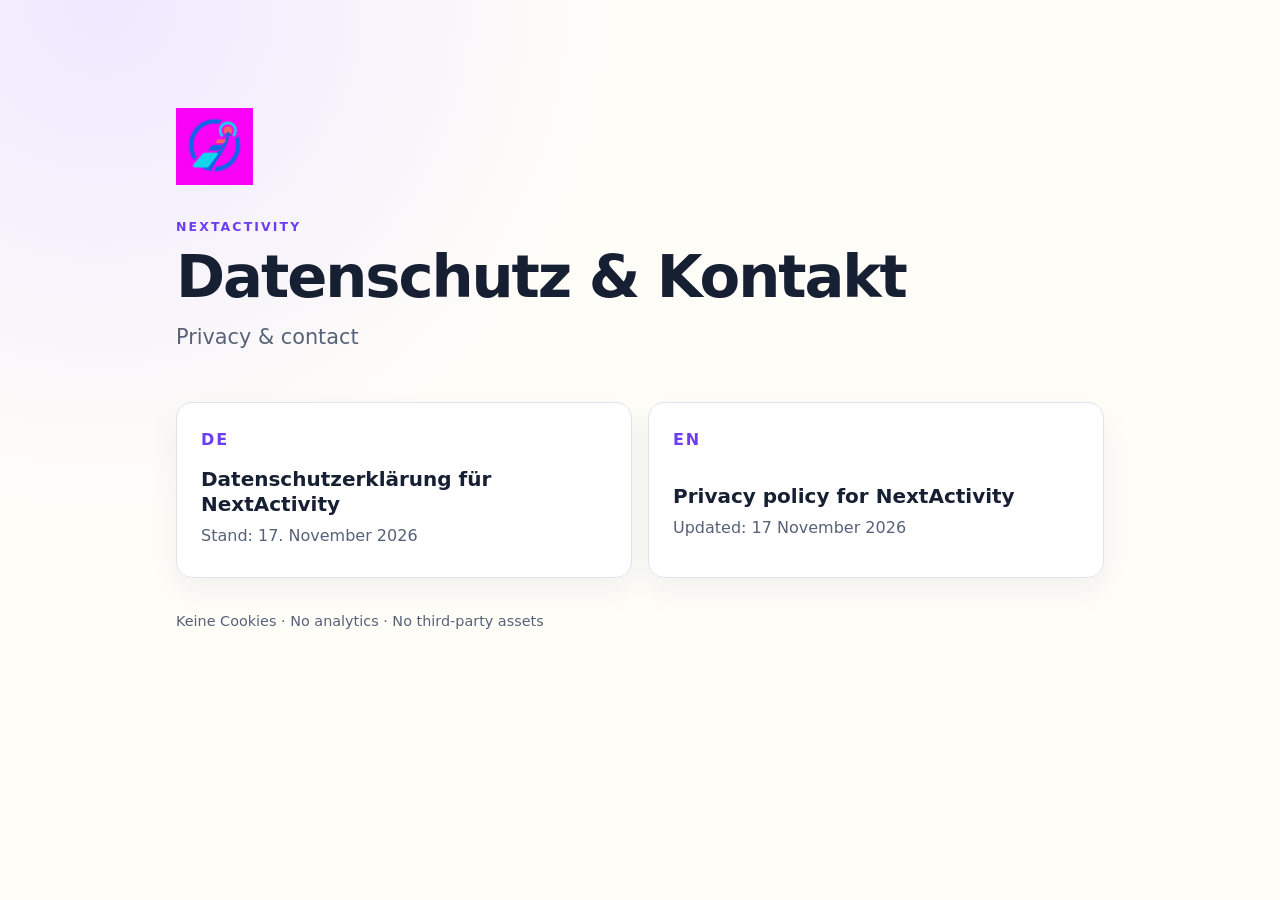
<file: index.html>
<!doctype html>
<html lang="de">
<head>
  <meta charset="utf-8">
  <meta name="viewport" content="width=device-width, initial-scale=1">
  <meta name="description" content="Datenschutz und Kontakt für NextActivity / Privacy and contact for NextActivity">
  <title>NextActivity · Datenschutz & Kontakt</title>
  <link rel="stylesheet" href="styles.css">
  <link rel="icon" href="assets/nextactivity-mark.png">
</head>
<body>
  <!-- Generated from nextactivity/legal/privacy_policy.json. Do not edit by hand. -->
  <main class="landing">
    <img class="brand-mark" src="assets/nextactivity-mark.png" alt="">
    <p class="eyebrow">NEXTACTIVITY</p>
    <h1>Datenschutz & Kontakt</h1>
    <p class="lead">Privacy & contact</p>
    <div class="language-grid" aria-label="Sprache wählen / Choose language">
      <a class="language-card" href="de/datenschutz/">
        <span class="language-code">DE</span>
        <strong>Datenschutzerklärung für NextActivity</strong>
        <span>Stand: 17. November 2026</span>
      </a>
      <a class="language-card" href="en/privacy/" lang="en">
        <span class="language-code">EN</span>
        <strong>Privacy policy for NextActivity</strong>
        <span>Updated: 17 November 2026</span>
      </a>
    </div>
    <p class="quiet">Keine Cookies · No analytics · No third-party assets</p>
  </main>
</body>
</html>
</file>
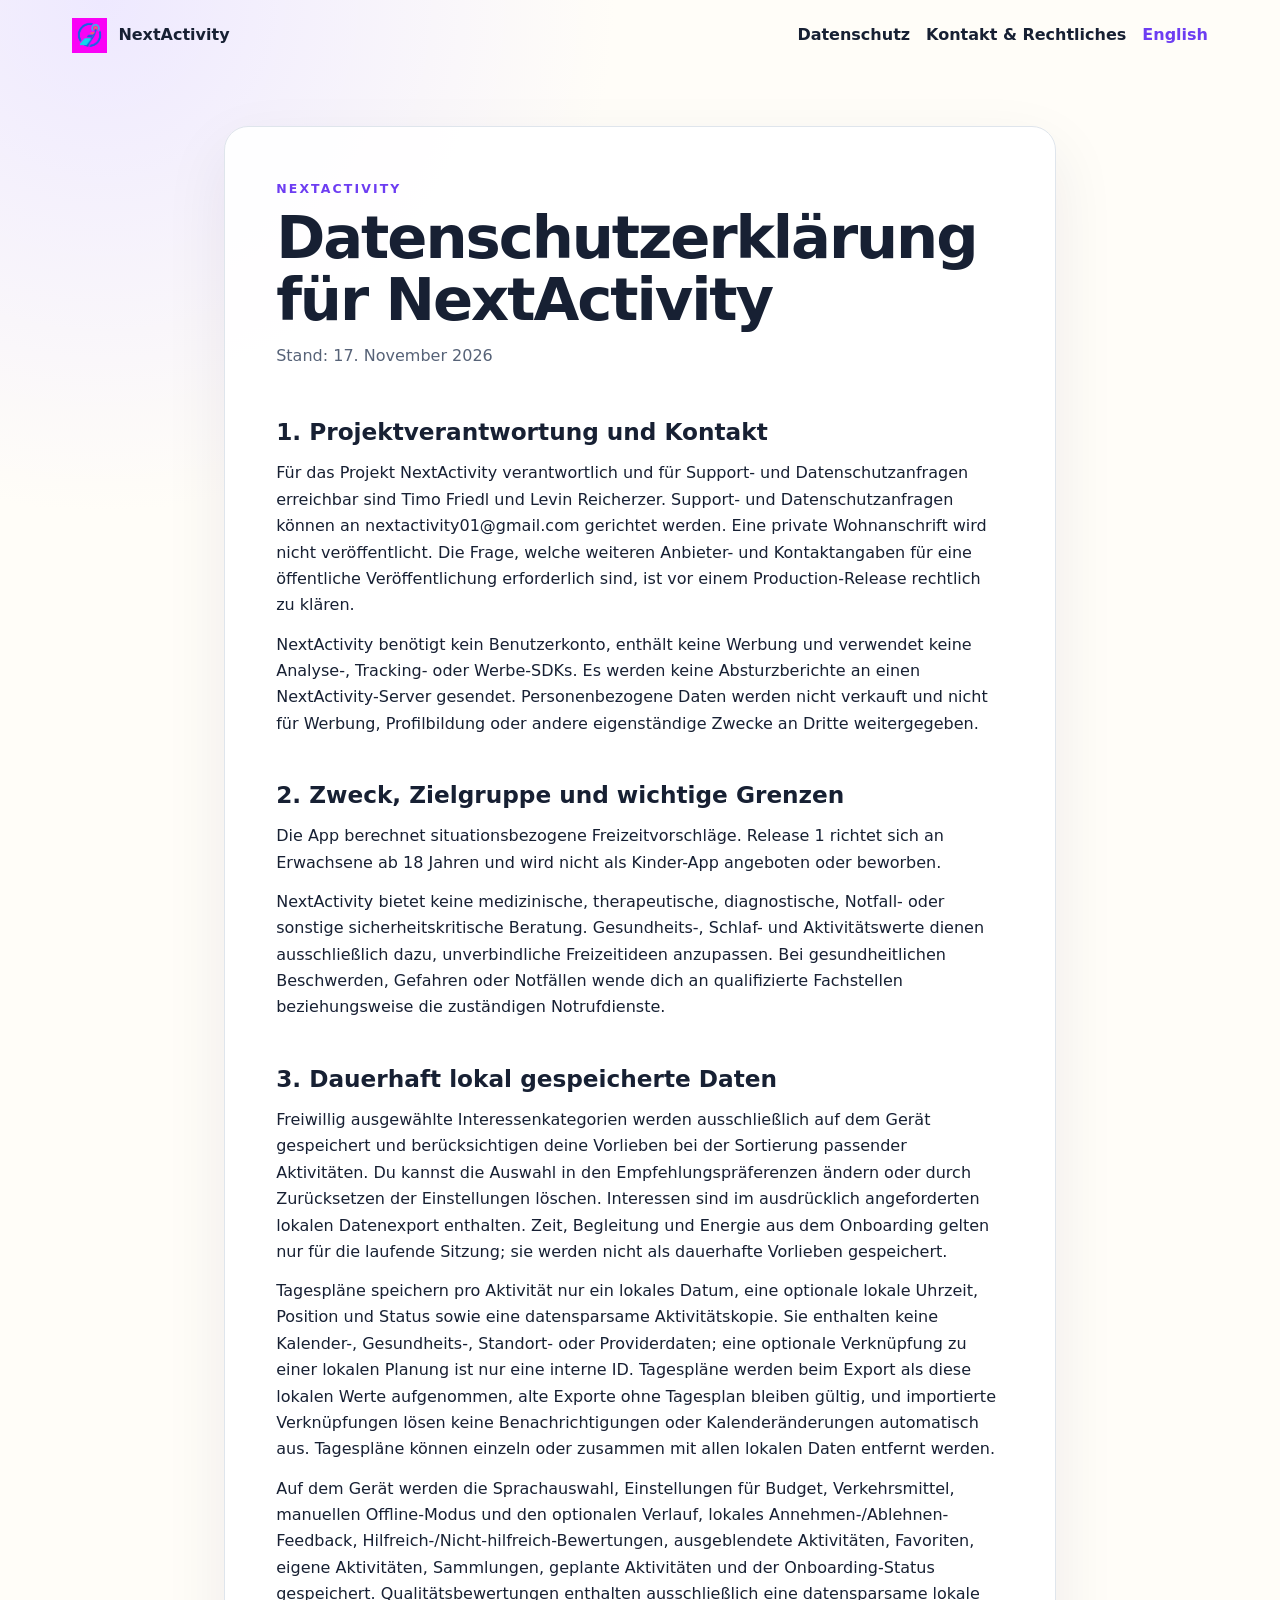
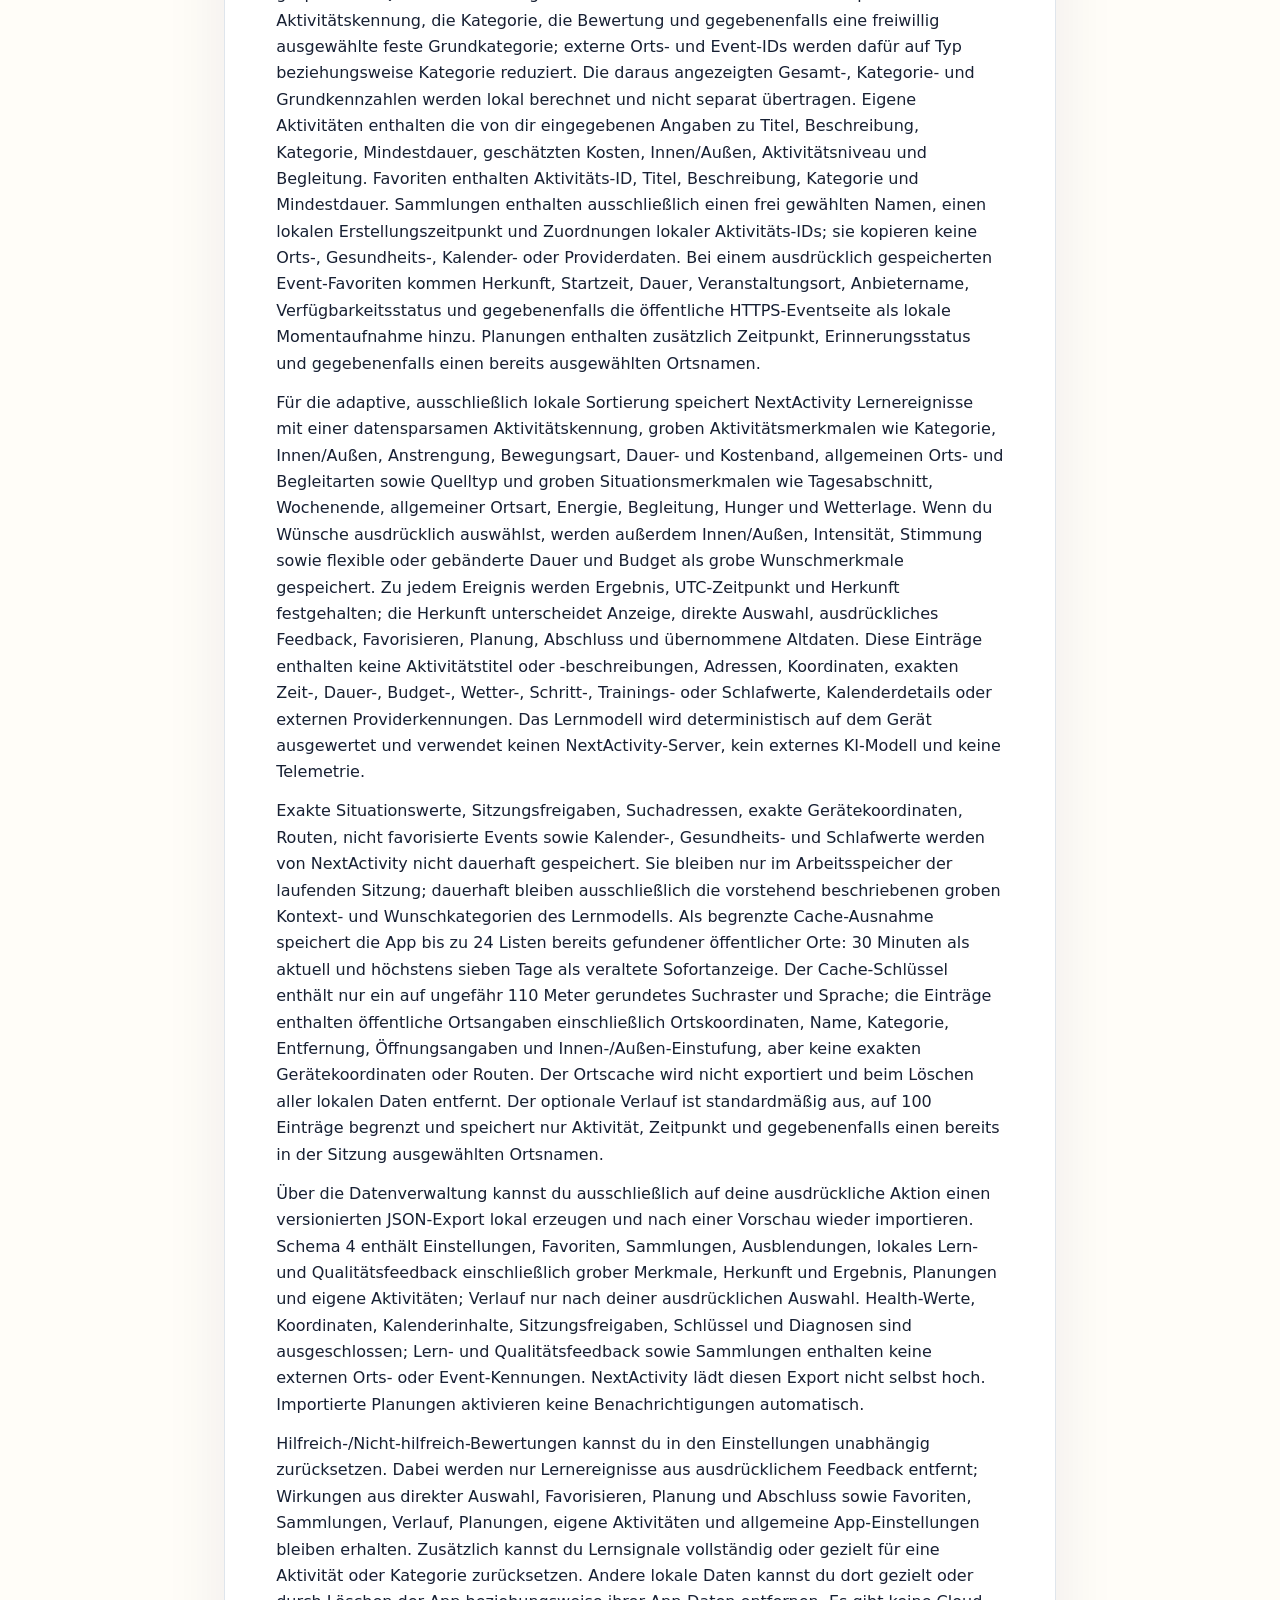
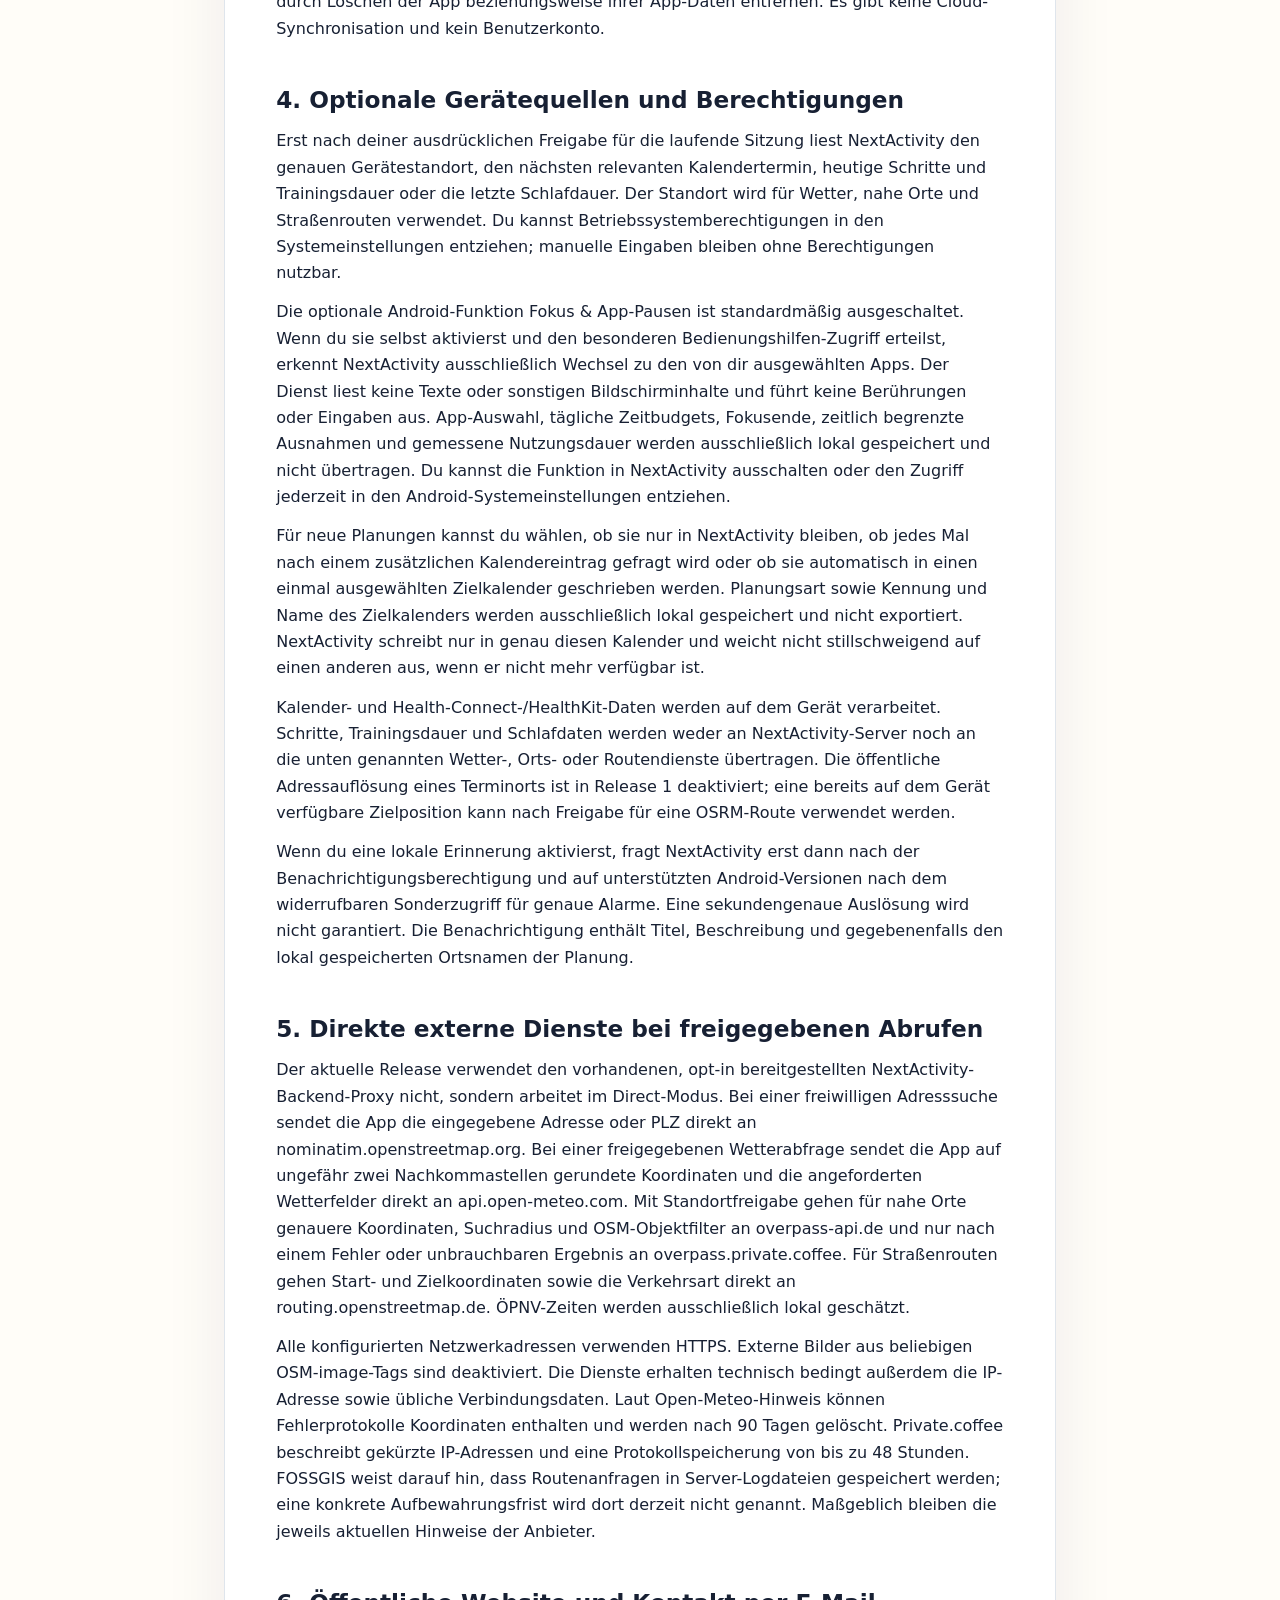
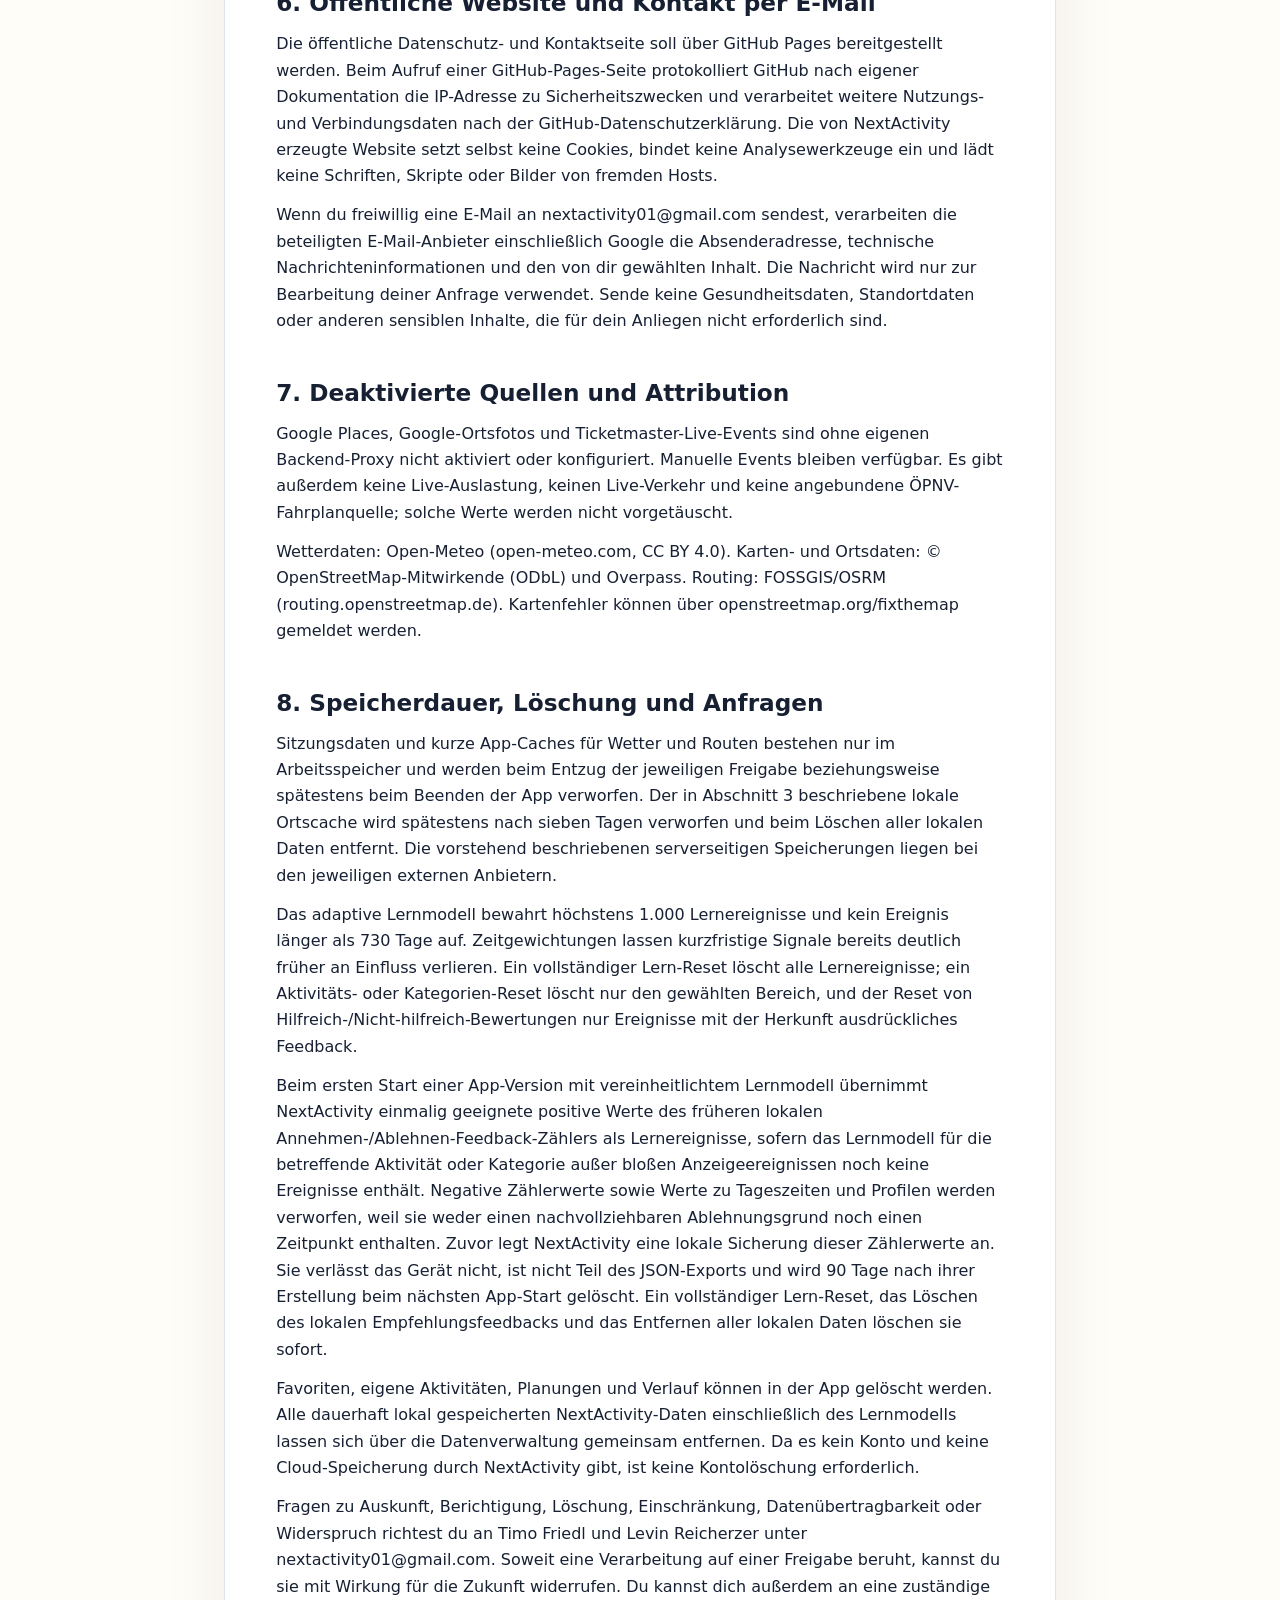
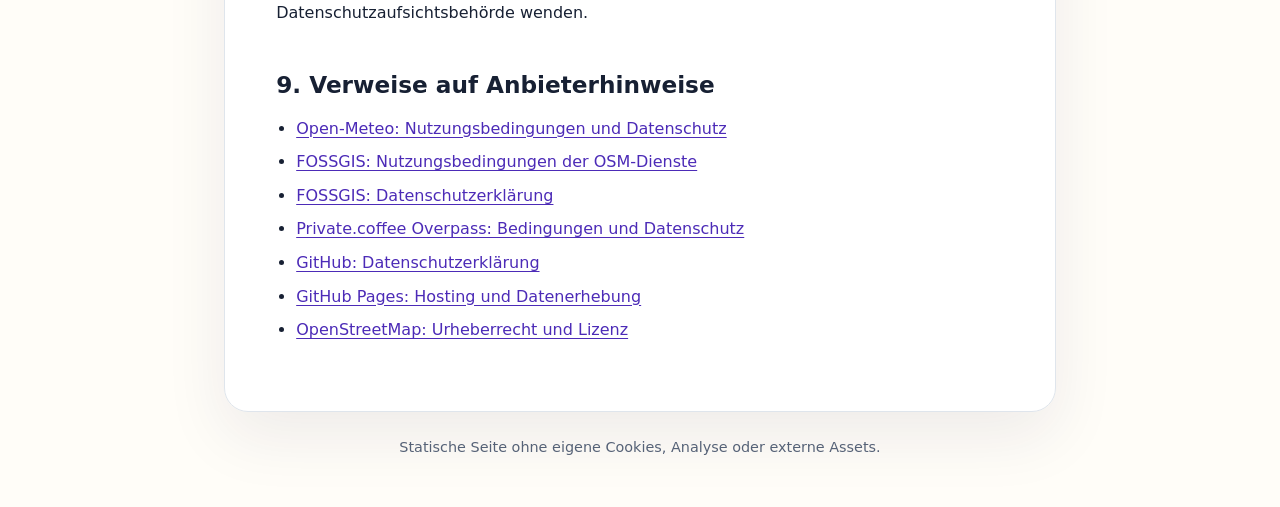
<file: de/datenschutz/index.html>
<!doctype html>
<html lang="de">
<head>
  <meta charset="utf-8">
  <meta name="viewport" content="width=device-width, initial-scale=1">
  <meta name="description" content="Datenschutzerklärung für NextActivity">
  <title>Datenschutzerklärung für NextActivity · NextActivity</title>
  <link rel="stylesheet" href="../../styles.css">
  <link rel="icon" href="../../assets/nextactivity-mark.png">
</head>
<body>
  <!-- Generated from nextactivity/legal/privacy_policy.json. Do not edit by hand. -->
  <header class="site-header">
    <a class="brand" href="../../" aria-label="NextActivity">
      <img src="../../assets/nextactivity-mark.png" alt="">
      <span>NextActivity</span>
    </a>
    <nav aria-label="Hauptnavigation">
      <a href="./">Datenschutz</a>
      <a href="../kontakt/">Kontakt &amp; Rechtliches</a>
      <a class="language-link" href="../../en/privacy/" hreflang="en">English</a>
    </nav>
  </header>
  <main class="document">
    <p class="eyebrow">NEXTACTIVITY</p>
    <h1>Datenschutzerklärung für NextActivity</h1>
    <p class="updated">Stand: 17. November 2026</p>
    <section>
<h2>1. Projektverantwortung und Kontakt</h2>
<p>Für das Projekt NextActivity verantwortlich und für Support- und Datenschutzanfragen erreichbar sind Timo Friedl und Levin Reicherzer. Support- und Datenschutzanfragen können an nextactivity01@gmail.com gerichtet werden. Eine private Wohnanschrift wird nicht veröffentlicht. Die Frage, welche weiteren Anbieter- und Kontaktangaben für eine öffentliche Veröffentlichung erforderlich sind, ist vor einem Production-Release rechtlich zu klären.</p>
<p>NextActivity benötigt kein Benutzerkonto, enthält keine Werbung und verwendet keine Analyse-, Tracking- oder Werbe-SDKs. Es werden keine Absturzberichte an einen NextActivity-Server gesendet. Personenbezogene Daten werden nicht verkauft und nicht für Werbung, Profilbildung oder andere eigenständige Zwecke an Dritte weitergegeben.</p>
</section>
<section>
<h2>2. Zweck, Zielgruppe und wichtige Grenzen</h2>
<p>Die App berechnet situationsbezogene Freizeitvorschläge. Release 1 richtet sich an Erwachsene ab 18 Jahren und wird nicht als Kinder-App angeboten oder beworben.</p>
<p>NextActivity bietet keine medizinische, therapeutische, diagnostische, Notfall- oder sonstige sicherheitskritische Beratung. Gesundheits-, Schlaf- und Aktivitätswerte dienen ausschließlich dazu, unverbindliche Freizeitideen anzupassen. Bei gesundheitlichen Beschwerden, Gefahren oder Notfällen wende dich an qualifizierte Fachstellen beziehungsweise die zuständigen Notrufdienste.</p>
</section>
<section>
<h2>3. Dauerhaft lokal gespeicherte Daten</h2>
<p>Freiwillig ausgewählte Interessenkategorien werden ausschließlich auf dem Gerät gespeichert und berücksichtigen deine Vorlieben bei der Sortierung passender Aktivitäten. Du kannst die Auswahl in den Empfehlungspräferenzen ändern oder durch Zurücksetzen der Einstellungen löschen. Interessen sind im ausdrücklich angeforderten lokalen Datenexport enthalten. Zeit, Begleitung und Energie aus dem Onboarding gelten nur für die laufende Sitzung; sie werden nicht als dauerhafte Vorlieben gespeichert.</p>
<p>Tagespläne speichern pro Aktivität nur ein lokales Datum, eine optionale lokale Uhrzeit, Position und Status sowie eine datensparsame Aktivitätskopie. Sie enthalten keine Kalender-, Gesundheits-, Standort- oder Providerdaten; eine optionale Verknüpfung zu einer lokalen Planung ist nur eine interne ID. Tagespläne werden beim Export als diese lokalen Werte aufgenommen, alte Exporte ohne Tagesplan bleiben gültig, und importierte Verknüpfungen lösen keine Benachrichtigungen oder Kalenderänderungen automatisch aus. Tagespläne können einzeln oder zusammen mit allen lokalen Daten entfernt werden.</p>
<p>Auf dem Gerät werden die Sprachauswahl, Einstellungen für Budget, Verkehrsmittel, manuellen Offline-Modus und den optionalen Verlauf, lokales Annehmen-/Ablehnen-Feedback, Hilfreich-/Nicht-hilfreich-Bewertungen, ausgeblendete Aktivitäten, Favoriten, eigene Aktivitäten, Sammlungen, geplante Aktivitäten und der Onboarding-Status gespeichert. Qualitätsbewertungen enthalten ausschließlich eine datensparsame lokale Aktivitätskennung, die Kategorie, die Bewertung und gegebenenfalls eine freiwillig ausgewählte feste Grundkategorie; externe Orts- und Event-IDs werden dafür auf Typ beziehungsweise Kategorie reduziert. Die daraus angezeigten Gesamt-, Kategorie- und Grundkennzahlen werden lokal berechnet und nicht separat übertragen. Eigene Aktivitäten enthalten die von dir eingegebenen Angaben zu Titel, Beschreibung, Kategorie, Mindestdauer, geschätzten Kosten, Innen/Außen, Aktivitätsniveau und Begleitung. Favoriten enthalten Aktivitäts-ID, Titel, Beschreibung, Kategorie und Mindestdauer. Sammlungen enthalten ausschließlich einen frei gewählten Namen, einen lokalen Erstellungszeitpunkt und Zuordnungen lokaler Aktivitäts-IDs; sie kopieren keine Orts-, Gesundheits-, Kalender- oder Providerdaten. Bei einem ausdrücklich gespeicherten Event-Favoriten kommen Herkunft, Startzeit, Dauer, Veranstaltungsort, Anbietername, Verfügbarkeitsstatus und gegebenenfalls die öffentliche HTTPS-Eventseite als lokale Momentaufnahme hinzu. Planungen enthalten zusätzlich Zeitpunkt, Erinnerungsstatus und gegebenenfalls einen bereits ausgewählten Ortsnamen.</p>
<p>Für die adaptive, ausschließlich lokale Sortierung speichert NextActivity Lernereignisse mit einer datensparsamen Aktivitätskennung, groben Aktivitätsmerkmalen wie Kategorie, Innen/Außen, Anstrengung, Bewegungsart, Dauer- und Kostenband, allgemeinen Orts- und Begleitarten sowie Quelltyp und groben Situationsmerkmalen wie Tagesabschnitt, Wochenende, allgemeiner Ortsart, Energie, Begleitung, Hunger und Wetterlage. Wenn du Wünsche ausdrücklich auswählst, werden außerdem Innen/Außen, Intensität, Stimmung sowie flexible oder gebänderte Dauer und Budget als grobe Wunschmerkmale gespeichert. Zu jedem Ereignis werden Ergebnis, UTC-Zeitpunkt und Herkunft festgehalten; die Herkunft unterscheidet Anzeige, direkte Auswahl, ausdrückliches Feedback, Favorisieren, Planung, Abschluss und übernommene Altdaten. Diese Einträge enthalten keine Aktivitätstitel oder -beschreibungen, Adressen, Koordinaten, exakten Zeit-, Dauer-, Budget-, Wetter-, Schritt-, Trainings- oder Schlafwerte, Kalenderdetails oder externen Providerkennungen. Das Lernmodell wird deterministisch auf dem Gerät ausgewertet und verwendet keinen NextActivity-Server, kein externes KI-Modell und keine Telemetrie.</p>
<p>Exakte Situationswerte, Sitzungsfreigaben, Suchadressen, exakte Gerätekoordinaten, Routen, nicht favorisierte Events sowie Kalender-, Gesundheits- und Schlafwerte werden von NextActivity nicht dauerhaft gespeichert. Sie bleiben nur im Arbeitsspeicher der laufenden Sitzung; dauerhaft bleiben ausschließlich die vorstehend beschriebenen groben Kontext- und Wunschkategorien des Lernmodells. Als begrenzte Cache-Ausnahme speichert die App bis zu 24 Listen bereits gefundener öffentlicher Orte: 30 Minuten als aktuell und höchstens sieben Tage als veraltete Sofortanzeige. Der Cache-Schlüssel enthält nur ein auf ungefähr 110 Meter gerundetes Suchraster und Sprache; die Einträge enthalten öffentliche Ortsangaben einschließlich Ortskoordinaten, Name, Kategorie, Entfernung, Öffnungsangaben und Innen-/Außen-Einstufung, aber keine exakten Gerätekoordinaten oder Routen. Der Ortscache wird nicht exportiert und beim Löschen aller lokalen Daten entfernt. Der optionale Verlauf ist standardmäßig aus, auf 100 Einträge begrenzt und speichert nur Aktivität, Zeitpunkt und gegebenenfalls einen bereits in der Sitzung ausgewählten Ortsnamen.</p>
<p>Über die Datenverwaltung kannst du ausschließlich auf deine ausdrückliche Aktion einen versionierten JSON-Export lokal erzeugen und nach einer Vorschau wieder importieren. Schema 4 enthält Einstellungen, Favoriten, Sammlungen, Ausblendungen, lokales Lern- und Qualitätsfeedback einschließlich grober Merkmale, Herkunft und Ergebnis, Planungen und eigene Aktivitäten; Verlauf nur nach deiner ausdrücklichen Auswahl. Health-Werte, Koordinaten, Kalenderinhalte, Sitzungsfreigaben, Schlüssel und Diagnosen sind ausgeschlossen; Lern- und Qualitätsfeedback sowie Sammlungen enthalten keine externen Orts- oder Event-Kennungen. NextActivity lädt diesen Export nicht selbst hoch. Importierte Planungen aktivieren keine Benachrichtigungen automatisch.</p>
<p>Hilfreich-/Nicht-hilfreich-Bewertungen kannst du in den Einstellungen unabhängig zurücksetzen. Dabei werden nur Lernereignisse aus ausdrücklichem Feedback entfernt; Wirkungen aus direkter Auswahl, Favorisieren, Planung und Abschluss sowie Favoriten, Sammlungen, Verlauf, Planungen, eigene Aktivitäten und allgemeine App-Einstellungen bleiben erhalten. Zusätzlich kannst du Lernsignale vollständig oder gezielt für eine Aktivität oder Kategorie zurücksetzen. Andere lokale Daten kannst du dort gezielt oder durch Löschen der App beziehungsweise ihrer App-Daten entfernen. Es gibt keine Cloud-Synchronisation und kein Benutzerkonto.</p>
</section>
<section>
<h2>4. Optionale Gerätequellen und Berechtigungen</h2>
<p>Erst nach deiner ausdrücklichen Freigabe für die laufende Sitzung liest NextActivity den genauen Gerätestandort, den nächsten relevanten Kalendertermin, heutige Schritte und Trainingsdauer oder die letzte Schlafdauer. Der Standort wird für Wetter, nahe Orte und Straßenrouten verwendet. Du kannst Betriebssystemberechtigungen in den Systemeinstellungen entziehen; manuelle Eingaben bleiben ohne Berechtigungen nutzbar.</p>
<p>Die optionale Android-Funktion Fokus &amp; App-Pausen ist standardmäßig ausgeschaltet. Wenn du sie selbst aktivierst und den besonderen Bedienungshilfen-Zugriff erteilst, erkennt NextActivity ausschließlich Wechsel zu den von dir ausgewählten Apps. Der Dienst liest keine Texte oder sonstigen Bildschirminhalte und führt keine Berührungen oder Eingaben aus. App-Auswahl, tägliche Zeitbudgets, Fokusende, zeitlich begrenzte Ausnahmen und gemessene Nutzungsdauer werden ausschließlich lokal gespeichert und nicht übertragen. Du kannst die Funktion in NextActivity ausschalten oder den Zugriff jederzeit in den Android-Systemeinstellungen entziehen.</p>
<p>Für neue Planungen kannst du wählen, ob sie nur in NextActivity bleiben, ob jedes Mal nach einem zusätzlichen Kalendereintrag gefragt wird oder ob sie automatisch in einen einmal ausgewählten Zielkalender geschrieben werden. Planungsart sowie Kennung und Name des Zielkalenders werden ausschließlich lokal gespeichert und nicht exportiert. NextActivity schreibt nur in genau diesen Kalender und weicht nicht stillschweigend auf einen anderen aus, wenn er nicht mehr verfügbar ist.</p>
<p>Kalender- und Health-Connect-/HealthKit-Daten werden auf dem Gerät verarbeitet. Schritte, Trainingsdauer und Schlafdaten werden weder an NextActivity-Server noch an die unten genannten Wetter-, Orts- oder Routendienste übertragen. Die öffentliche Adressauflösung eines Terminorts ist in Release 1 deaktiviert; eine bereits auf dem Gerät verfügbare Zielposition kann nach Freigabe für eine OSRM-Route verwendet werden.</p>
<p>Wenn du eine lokale Erinnerung aktivierst, fragt NextActivity erst dann nach der Benachrichtigungsberechtigung und auf unterstützten Android-Versionen nach dem widerrufbaren Sonderzugriff für genaue Alarme. Eine sekundengenaue Auslösung wird nicht garantiert. Die Benachrichtigung enthält Titel, Beschreibung und gegebenenfalls den lokal gespeicherten Ortsnamen der Planung.</p>
</section>
<section>
<h2>5. Direkte externe Dienste bei freigegebenen Abrufen</h2>
<p>Der aktuelle Release verwendet den vorhandenen, opt-in bereitgestellten NextActivity-Backend-Proxy nicht, sondern arbeitet im Direct-Modus. Bei einer freiwilligen Adresssuche sendet die App die eingegebene Adresse oder PLZ direkt an nominatim.openstreetmap.org. Bei einer freigegebenen Wetterabfrage sendet die App auf ungefähr zwei Nachkommastellen gerundete Koordinaten und die angeforderten Wetterfelder direkt an api.open-meteo.com. Mit Standortfreigabe gehen für nahe Orte genauere Koordinaten, Suchradius und OSM-Objektfilter an overpass-api.de und nur nach einem Fehler oder unbrauchbaren Ergebnis an overpass.private.coffee. Für Straßenrouten gehen Start- und Zielkoordinaten sowie die Verkehrsart direkt an routing.openstreetmap.de. ÖPNV-Zeiten werden ausschließlich lokal geschätzt.</p>
<p>Alle konfigurierten Netzwerkadressen verwenden HTTPS. Externe Bilder aus beliebigen OSM-image-Tags sind deaktiviert. Die Dienste erhalten technisch bedingt außerdem die IP-Adresse sowie übliche Verbindungsdaten. Laut Open-Meteo-Hinweis können Fehlerprotokolle Koordinaten enthalten und werden nach 90 Tagen gelöscht. Private.coffee beschreibt gekürzte IP-Adressen und eine Protokollspeicherung von bis zu 48 Stunden. FOSSGIS weist darauf hin, dass Routenanfragen in Server-Logdateien gespeichert werden; eine konkrete Aufbewahrungsfrist wird dort derzeit nicht genannt. Maßgeblich bleiben die jeweils aktuellen Hinweise der Anbieter.</p>
</section>
<section>
<h2>6. Öffentliche Website und Kontakt per E-Mail</h2>
<p>Die öffentliche Datenschutz- und Kontaktseite soll über GitHub Pages bereitgestellt werden. Beim Aufruf einer GitHub-Pages-Seite protokolliert GitHub nach eigener Dokumentation die IP-Adresse zu Sicherheitszwecken und verarbeitet weitere Nutzungs- und Verbindungsdaten nach der GitHub-Datenschutzerklärung. Die von NextActivity erzeugte Website setzt selbst keine Cookies, bindet keine Analysewerkzeuge ein und lädt keine Schriften, Skripte oder Bilder von fremden Hosts.</p>
<p>Wenn du freiwillig eine E-Mail an nextactivity01@gmail.com sendest, verarbeiten die beteiligten E-Mail-Anbieter einschließlich Google die Absenderadresse, technische Nachrichteninformationen und den von dir gewählten Inhalt. Die Nachricht wird nur zur Bearbeitung deiner Anfrage verwendet. Sende keine Gesundheitsdaten, Standortdaten oder anderen sensiblen Inhalte, die für dein Anliegen nicht erforderlich sind.</p>
</section>
<section>
<h2>7. Deaktivierte Quellen und Attribution</h2>
<p>Google Places, Google-Ortsfotos und Ticketmaster-Live-Events sind ohne eigenen Backend-Proxy nicht aktiviert oder konfiguriert. Manuelle Events bleiben verfügbar. Es gibt außerdem keine Live-Auslastung, keinen Live-Verkehr und keine angebundene ÖPNV-Fahrplanquelle; solche Werte werden nicht vorgetäuscht.</p>
<p>Wetterdaten: Open-Meteo (open-meteo.com, CC BY 4.0). Karten- und Ortsdaten: © OpenStreetMap-Mitwirkende (ODbL) und Overpass. Routing: FOSSGIS/OSRM (routing.openstreetmap.de). Kartenfehler können über openstreetmap.org/fixthemap gemeldet werden.</p>
</section>
<section>
<h2>8. Speicherdauer, Löschung und Anfragen</h2>
<p>Sitzungsdaten und kurze App-Caches für Wetter und Routen bestehen nur im Arbeitsspeicher und werden beim Entzug der jeweiligen Freigabe beziehungsweise spätestens beim Beenden der App verworfen. Der in Abschnitt 3 beschriebene lokale Ortscache wird spätestens nach sieben Tagen verworfen und beim Löschen aller lokalen Daten entfernt. Die vorstehend beschriebenen serverseitigen Speicherungen liegen bei den jeweiligen externen Anbietern.</p>
<p>Das adaptive Lernmodell bewahrt höchstens 1.000 Lernereignisse und kein Ereignis länger als 730 Tage auf. Zeitgewichtungen lassen kurzfristige Signale bereits deutlich früher an Einfluss verlieren. Ein vollständiger Lern-Reset löscht alle Lernereignisse; ein Aktivitäts- oder Kategorien-Reset löscht nur den gewählten Bereich, und der Reset von Hilfreich-/Nicht-hilfreich-Bewertungen nur Ereignisse mit der Herkunft ausdrückliches Feedback.</p>
<p>Beim ersten Start einer App-Version mit vereinheitlichtem Lernmodell übernimmt NextActivity einmalig geeignete positive Werte des früheren lokalen Annehmen-/Ablehnen-Feedback-Zählers als Lernereignisse, sofern das Lernmodell für die betreffende Aktivität oder Kategorie außer bloßen Anzeigeereignissen noch keine Ereignisse enthält. Negative Zählerwerte sowie Werte zu Tageszeiten und Profilen werden verworfen, weil sie weder einen nachvollziehbaren Ablehnungsgrund noch einen Zeitpunkt enthalten. Zuvor legt NextActivity eine lokale Sicherung dieser Zählerwerte an. Sie verlässt das Gerät nicht, ist nicht Teil des JSON-Exports und wird 90 Tage nach ihrer Erstellung beim nächsten App-Start gelöscht. Ein vollständiger Lern-Reset, das Löschen des lokalen Empfehlungsfeedbacks und das Entfernen aller lokalen Daten löschen sie sofort.</p>
<p>Favoriten, eigene Aktivitäten, Planungen und Verlauf können in der App gelöscht werden. Alle dauerhaft lokal gespeicherten NextActivity-Daten einschließlich des Lernmodells lassen sich über die Datenverwaltung gemeinsam entfernen. Da es kein Konto und keine Cloud-Speicherung durch NextActivity gibt, ist keine Kontolöschung erforderlich.</p>
<p>Fragen zu Auskunft, Berichtigung, Löschung, Einschränkung, Datenübertragbarkeit oder Widerspruch richtest du an Timo Friedl und Levin Reicherzer unter nextactivity01@gmail.com. Soweit eine Verarbeitung auf einer Freigabe beruht, kannst du sie mit Wirkung für die Zukunft widerrufen. Du kannst dich außerdem an eine zuständige Datenschutzaufsichtsbehörde wenden.</p>
</section>

<section>
  <h2>9. Verweise auf Anbieterhinweise</h2>
  <ul class="reference-list"><li><a href="https://open-meteo.com/en/terms" rel="noreferrer">Open-Meteo: Nutzungsbedingungen und Datenschutz</a></li>
<li><a href="https://www.fossgis.de/arbeitsgruppen/osm-server/nutzungsbedingungen/" rel="noreferrer">FOSSGIS: Nutzungsbedingungen der OSM-Dienste</a></li>
<li><a href="https://www.fossgis.de/datenschutzerkl%C3%A4rung/" rel="noreferrer">FOSSGIS: Datenschutzerklärung</a></li>
<li><a href="https://overpass.private.coffee/" rel="noreferrer">Private.coffee Overpass: Bedingungen und Datenschutz</a></li>
<li><a href="https://docs.github.com/en/site-policy/privacy-policies/github-general-privacy-statement" rel="noreferrer">GitHub: Datenschutzerklärung</a></li>
<li><a href="https://docs.github.com/en/pages/getting-started-with-github-pages/what-is-github-pages" rel="noreferrer">GitHub Pages: Hosting und Datenerhebung</a></li>
<li><a href="https://www.openstreetmap.org/copyright" rel="noreferrer">OpenStreetMap: Urheberrecht und Lizenz</a></li>
</ul>
</section>
  </main>
  <footer>
    <p>Statische Seite ohne eigene Cookies, Analyse oder externe Assets.</p>
  </footer>
</body>
</html>
</file>
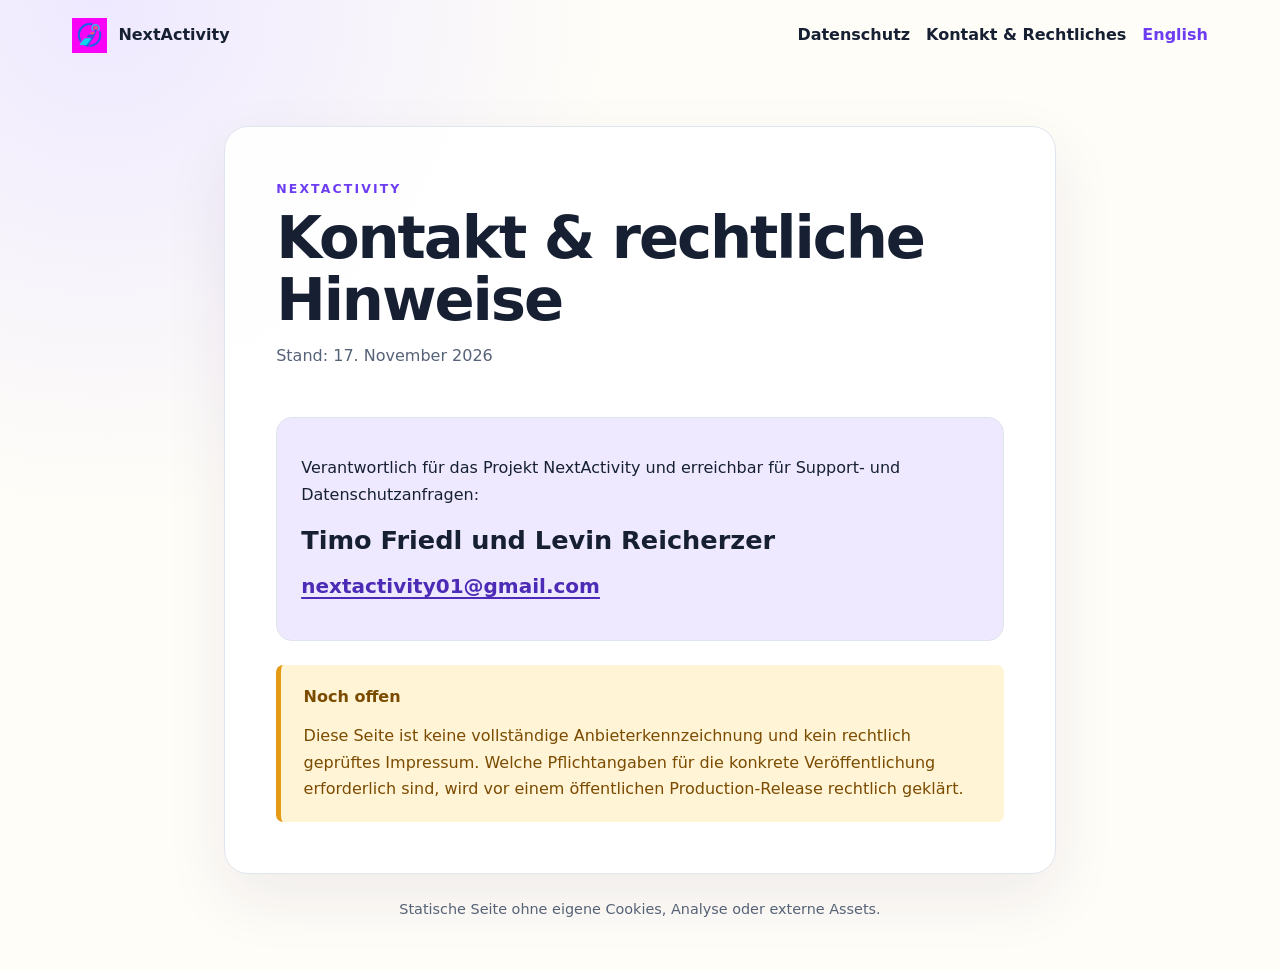
<file: de/kontakt/index.html>
<!doctype html>
<html lang="de">
<head>
  <meta charset="utf-8">
  <meta name="viewport" content="width=device-width, initial-scale=1">
  <meta name="description" content="Kontakt &amp; rechtliche Hinweise">
  <title>Kontakt &amp; rechtliche Hinweise · NextActivity</title>
  <link rel="stylesheet" href="../../styles.css">
  <link rel="icon" href="../../assets/nextactivity-mark.png">
</head>
<body>
  <!-- Generated from nextactivity/legal/privacy_policy.json. Do not edit by hand. -->
  <header class="site-header">
    <a class="brand" href="../../" aria-label="NextActivity">
      <img src="../../assets/nextactivity-mark.png" alt="">
      <span>NextActivity</span>
    </a>
    <nav aria-label="Hauptnavigation">
      <a href="../datenschutz/">Datenschutz</a>
      <a href="./">Kontakt &amp; Rechtliches</a>
      <a class="language-link" href="../../en/contact/" hreflang="en">English</a>
    </nav>
  </header>
  <main class="document">
    <p class="eyebrow">NEXTACTIVITY</p>
    <h1>Kontakt &amp; rechtliche Hinweise</h1>
    <p class="updated">Stand: 17. November 2026</p>
    <section class="contact-card">
  <p>Verantwortlich für das Projekt NextActivity und erreichbar für Support- und Datenschutzanfragen:</p>
  <h2>Timo Friedl und Levin Reicherzer</h2>
  <p><a class="email" href="mailto:nextactivity01@gmail.com">nextactivity01@gmail.com</a></p>
</section>
<aside class="caveat" aria-label="Wichtiger rechtlicher Hinweis">
  <strong>Noch offen</strong>
  <p>Diese Seite ist keine vollständige Anbieterkennzeichnung und kein rechtlich geprüftes Impressum. Welche Pflichtangaben für die konkrete Veröffentlichung erforderlich sind, wird vor einem öffentlichen Production-Release rechtlich geklärt.</p>
</aside>
  </main>
  <footer>
    <p>Statische Seite ohne eigene Cookies, Analyse oder externe Assets.</p>
  </footer>
</body>
</html>
</file>
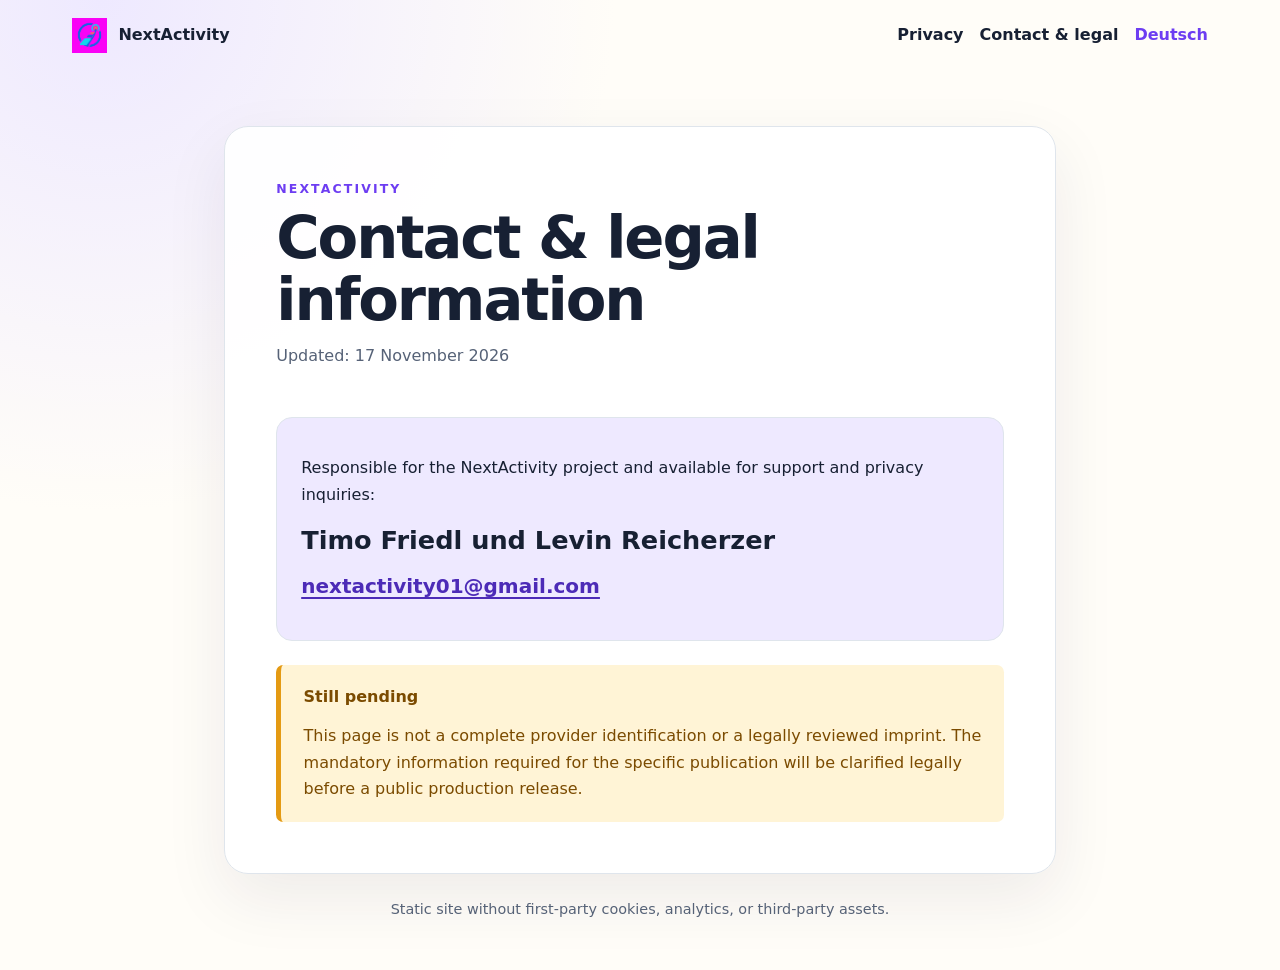
<file: en/contact/index.html>
<!doctype html>
<html lang="en">
<head>
  <meta charset="utf-8">
  <meta name="viewport" content="width=device-width, initial-scale=1">
  <meta name="description" content="Contact &amp; legal information">
  <title>Contact &amp; legal information · NextActivity</title>
  <link rel="stylesheet" href="../../styles.css">
  <link rel="icon" href="../../assets/nextactivity-mark.png">
</head>
<body>
  <!-- Generated from nextactivity/legal/privacy_policy.json. Do not edit by hand. -->
  <header class="site-header">
    <a class="brand" href="../../" aria-label="NextActivity">
      <img src="../../assets/nextactivity-mark.png" alt="">
      <span>NextActivity</span>
    </a>
    <nav aria-label="Main navigation">
      <a href="../privacy/">Privacy</a>
      <a href="./">Contact &amp; legal</a>
      <a class="language-link" href="../../de/kontakt/" hreflang="de">Deutsch</a>
    </nav>
  </header>
  <main class="document">
    <p class="eyebrow">NEXTACTIVITY</p>
    <h1>Contact &amp; legal information</h1>
    <p class="updated">Updated: 17 November 2026</p>
    <section class="contact-card">
  <p>Responsible for the NextActivity project and available for support and privacy inquiries:</p>
  <h2>Timo Friedl und Levin Reicherzer</h2>
  <p><a class="email" href="mailto:nextactivity01@gmail.com">nextactivity01@gmail.com</a></p>
</section>
<aside class="caveat" aria-label="Important legal notice">
  <strong>Still pending</strong>
  <p>This page is not a complete provider identification or a legally reviewed imprint. The mandatory information required for the specific publication will be clarified legally before a public production release.</p>
</aside>
  </main>
  <footer>
    <p>Static site without first-party cookies, analytics, or third-party assets.</p>
  </footer>
</body>
</html>
</file>
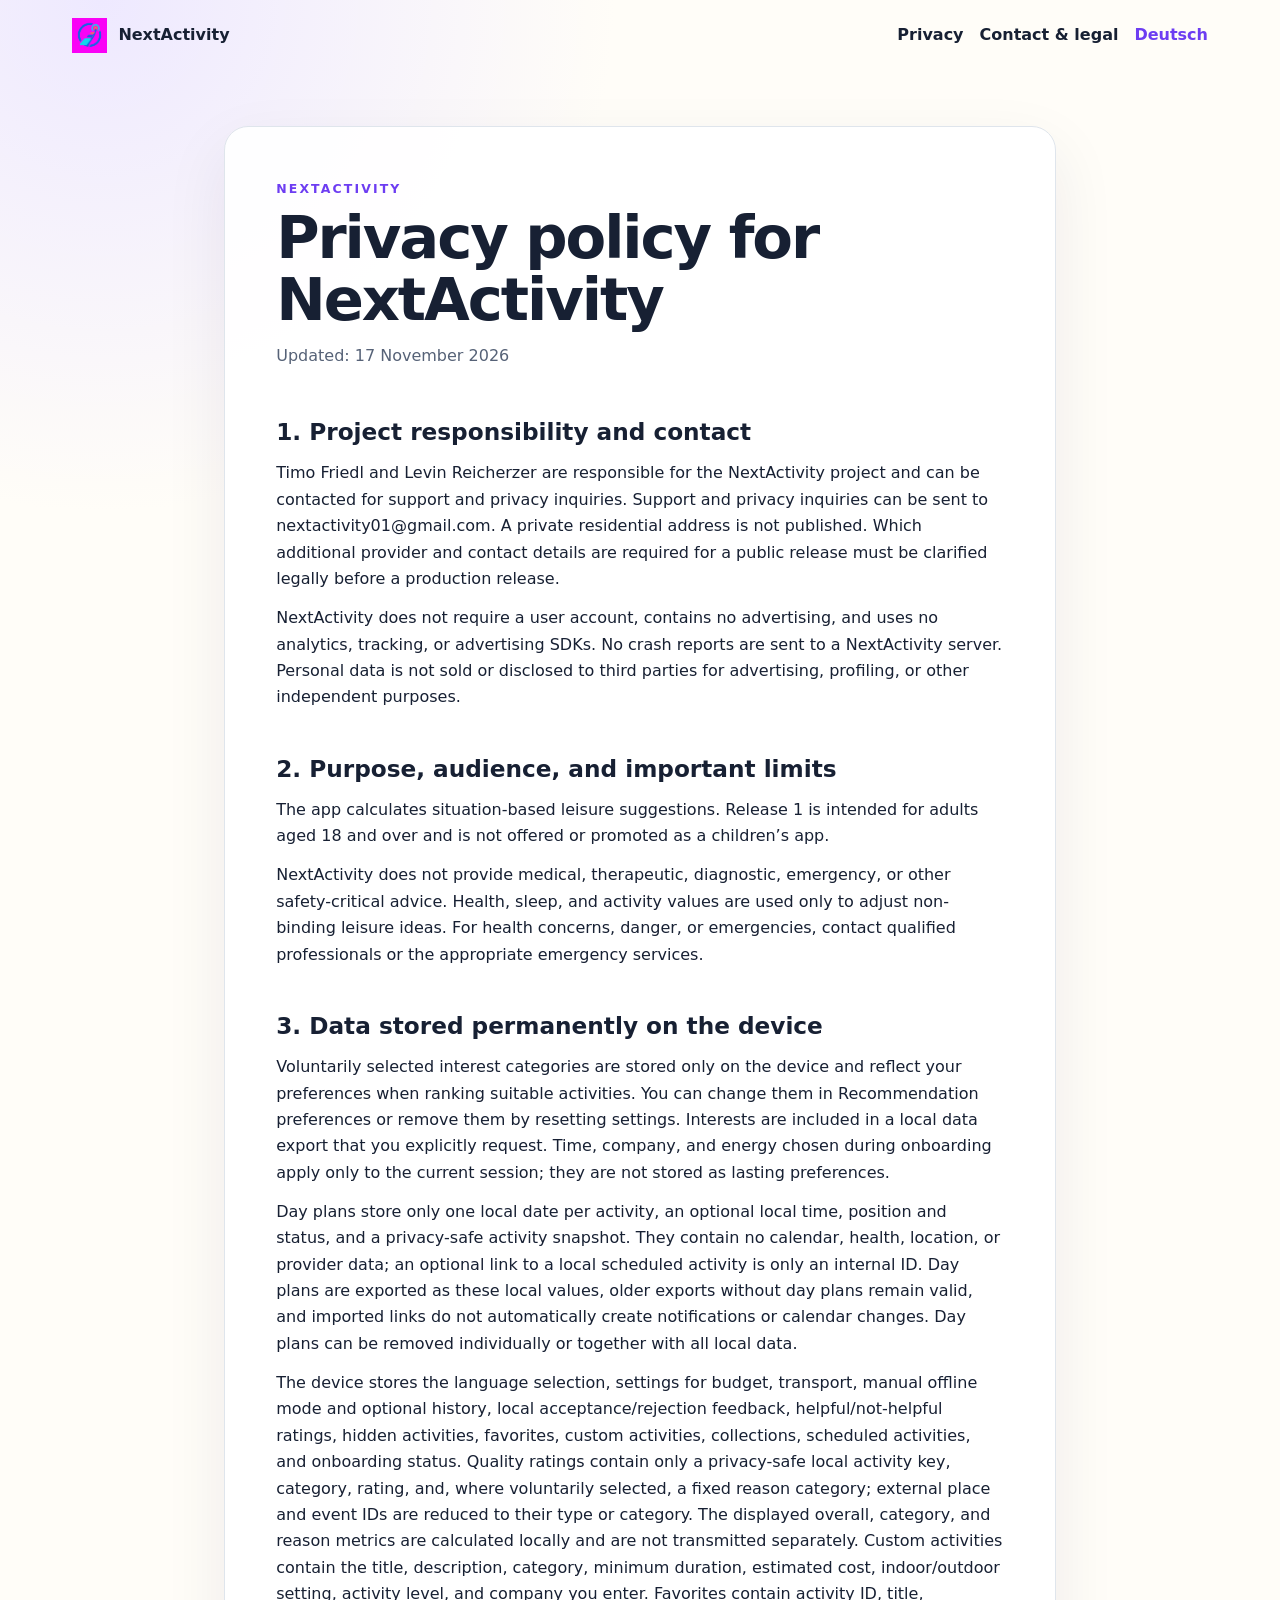
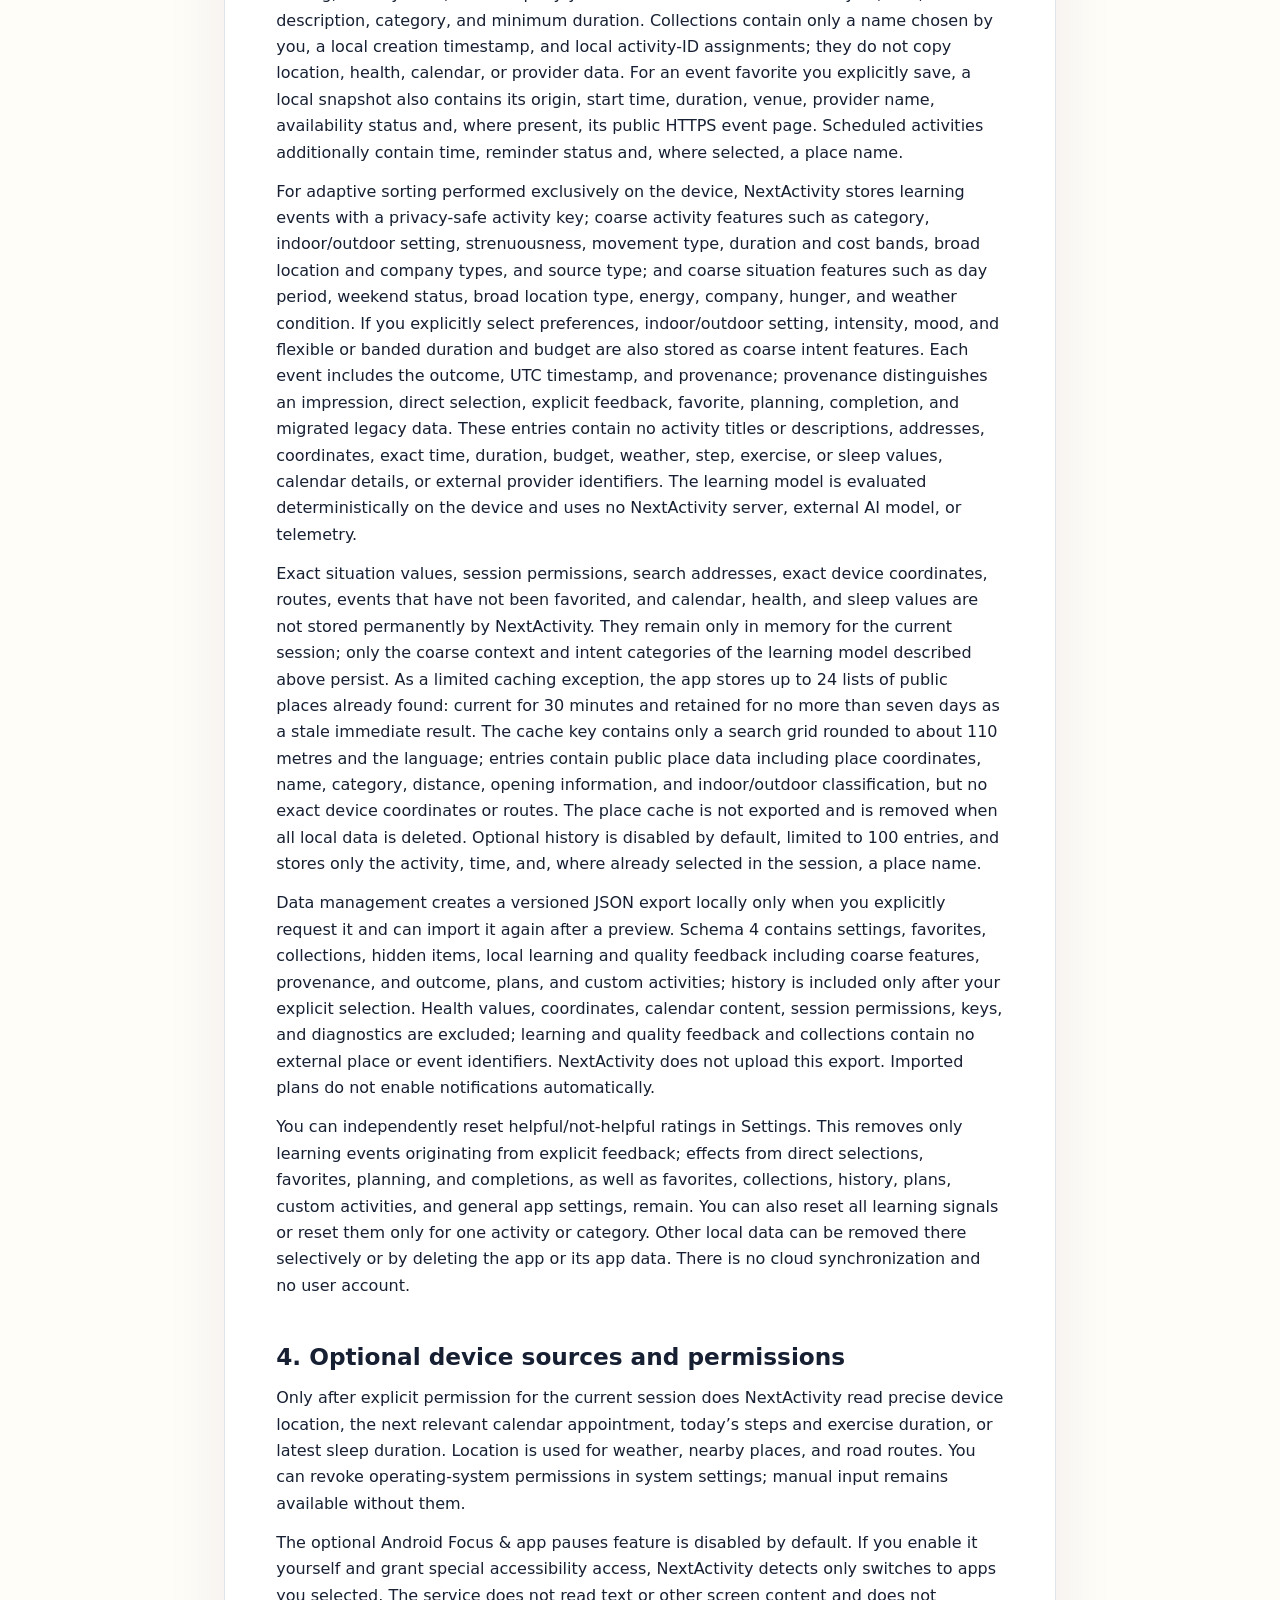
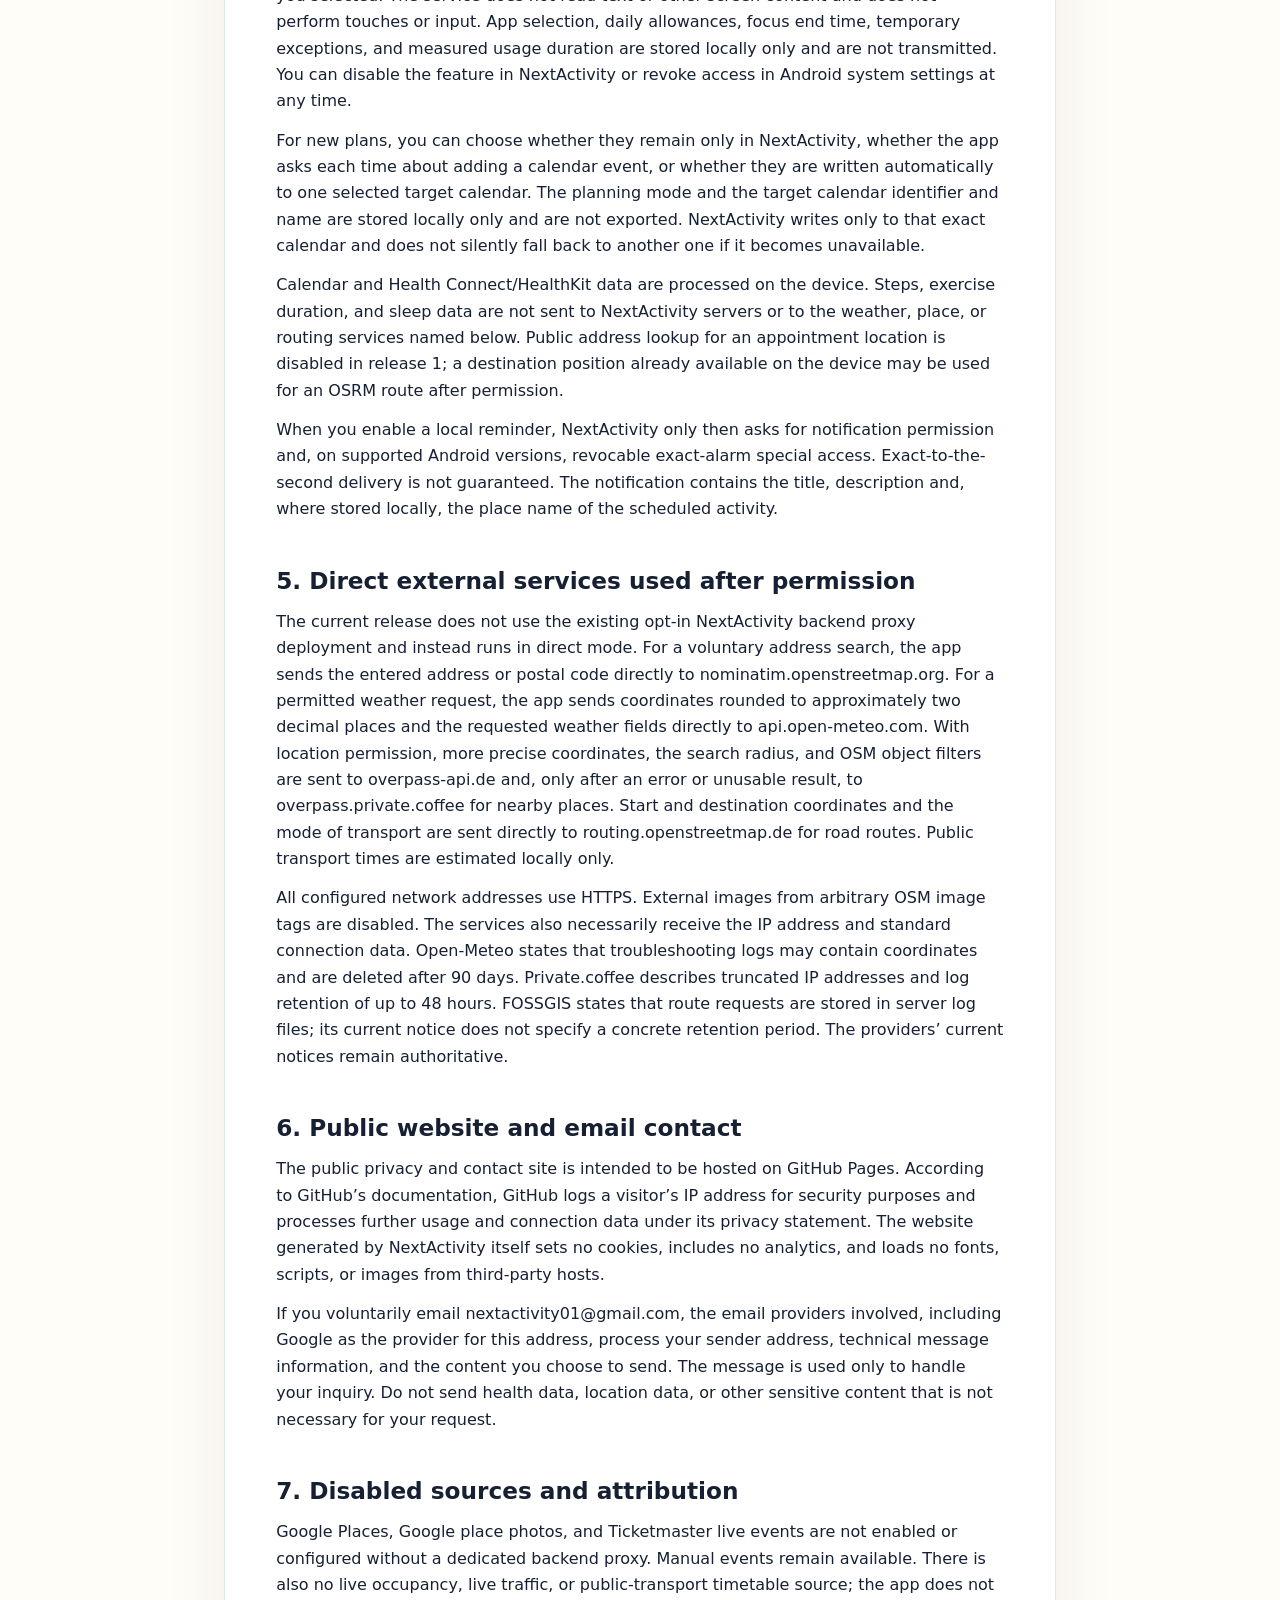
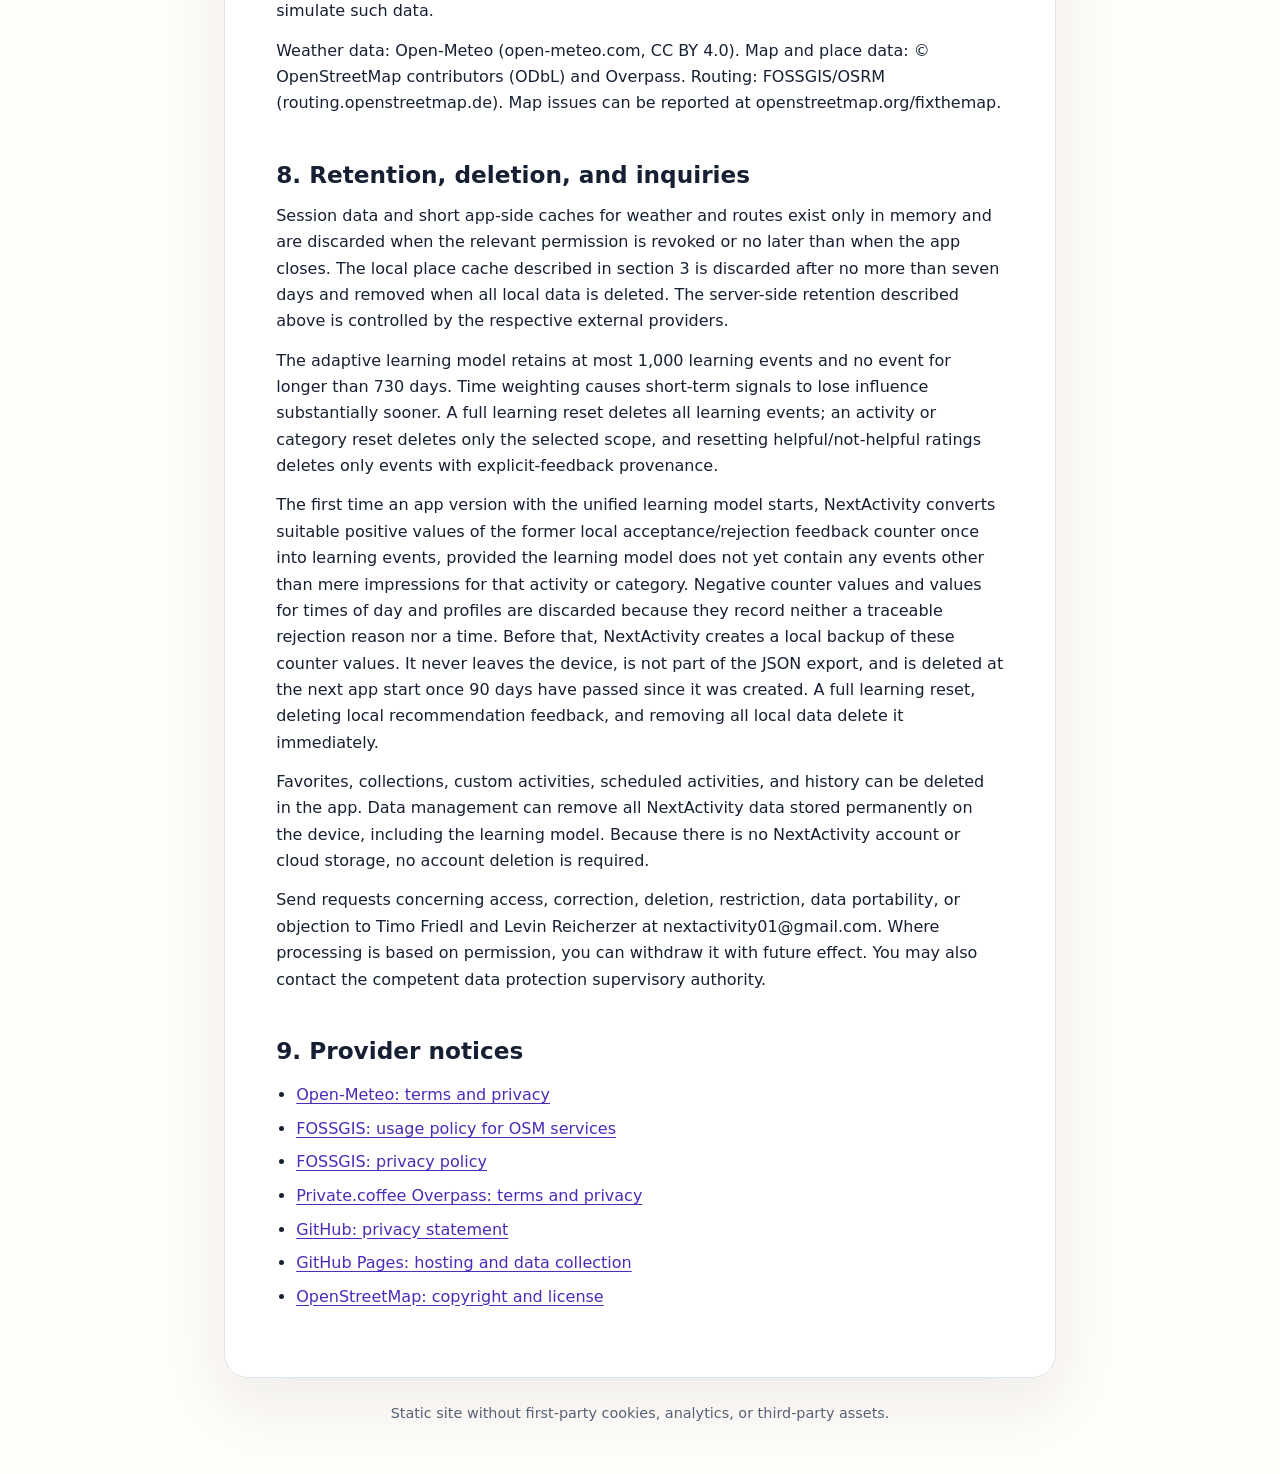
<file: en/privacy/index.html>
<!doctype html>
<html lang="en">
<head>
  <meta charset="utf-8">
  <meta name="viewport" content="width=device-width, initial-scale=1">
  <meta name="description" content="Privacy policy for NextActivity">
  <title>Privacy policy for NextActivity · NextActivity</title>
  <link rel="stylesheet" href="../../styles.css">
  <link rel="icon" href="../../assets/nextactivity-mark.png">
</head>
<body>
  <!-- Generated from nextactivity/legal/privacy_policy.json. Do not edit by hand. -->
  <header class="site-header">
    <a class="brand" href="../../" aria-label="NextActivity">
      <img src="../../assets/nextactivity-mark.png" alt="">
      <span>NextActivity</span>
    </a>
    <nav aria-label="Main navigation">
      <a href="./">Privacy</a>
      <a href="../contact/">Contact &amp; legal</a>
      <a class="language-link" href="../../de/datenschutz/" hreflang="de">Deutsch</a>
    </nav>
  </header>
  <main class="document">
    <p class="eyebrow">NEXTACTIVITY</p>
    <h1>Privacy policy for NextActivity</h1>
    <p class="updated">Updated: 17 November 2026</p>
    <section>
<h2>1. Project responsibility and contact</h2>
<p>Timo Friedl and Levin Reicherzer are responsible for the NextActivity project and can be contacted for support and privacy inquiries. Support and privacy inquiries can be sent to nextactivity01@gmail.com. A private residential address is not published. Which additional provider and contact details are required for a public release must be clarified legally before a production release.</p>
<p>NextActivity does not require a user account, contains no advertising, and uses no analytics, tracking, or advertising SDKs. No crash reports are sent to a NextActivity server. Personal data is not sold or disclosed to third parties for advertising, profiling, or other independent purposes.</p>
</section>
<section>
<h2>2. Purpose, audience, and important limits</h2>
<p>The app calculates situation-based leisure suggestions. Release 1 is intended for adults aged 18 and over and is not offered or promoted as a children’s app.</p>
<p>NextActivity does not provide medical, therapeutic, diagnostic, emergency, or other safety-critical advice. Health, sleep, and activity values are used only to adjust non-binding leisure ideas. For health concerns, danger, or emergencies, contact qualified professionals or the appropriate emergency services.</p>
</section>
<section>
<h2>3. Data stored permanently on the device</h2>
<p>Voluntarily selected interest categories are stored only on the device and reflect your preferences when ranking suitable activities. You can change them in Recommendation preferences or remove them by resetting settings. Interests are included in a local data export that you explicitly request. Time, company, and energy chosen during onboarding apply only to the current session; they are not stored as lasting preferences.</p>
<p>Day plans store only one local date per activity, an optional local time, position and status, and a privacy-safe activity snapshot. They contain no calendar, health, location, or provider data; an optional link to a local scheduled activity is only an internal ID. Day plans are exported as these local values, older exports without day plans remain valid, and imported links do not automatically create notifications or calendar changes. Day plans can be removed individually or together with all local data.</p>
<p>The device stores the language selection, settings for budget, transport, manual offline mode and optional history, local acceptance/rejection feedback, helpful/not-helpful ratings, hidden activities, favorites, custom activities, collections, scheduled activities, and onboarding status. Quality ratings contain only a privacy-safe local activity key, category, rating, and, where voluntarily selected, a fixed reason category; external place and event IDs are reduced to their type or category. The displayed overall, category, and reason metrics are calculated locally and are not transmitted separately. Custom activities contain the title, description, category, minimum duration, estimated cost, indoor/outdoor setting, activity level, and company you enter. Favorites contain activity ID, title, description, category, and minimum duration. Collections contain only a name chosen by you, a local creation timestamp, and local activity-ID assignments; they do not copy location, health, calendar, or provider data. For an event favorite you explicitly save, a local snapshot also contains its origin, start time, duration, venue, provider name, availability status and, where present, its public HTTPS event page. Scheduled activities additionally contain time, reminder status and, where selected, a place name.</p>
<p>For adaptive sorting performed exclusively on the device, NextActivity stores learning events with a privacy-safe activity key; coarse activity features such as category, indoor/outdoor setting, strenuousness, movement type, duration and cost bands, broad location and company types, and source type; and coarse situation features such as day period, weekend status, broad location type, energy, company, hunger, and weather condition. If you explicitly select preferences, indoor/outdoor setting, intensity, mood, and flexible or banded duration and budget are also stored as coarse intent features. Each event includes the outcome, UTC timestamp, and provenance; provenance distinguishes an impression, direct selection, explicit feedback, favorite, planning, completion, and migrated legacy data. These entries contain no activity titles or descriptions, addresses, coordinates, exact time, duration, budget, weather, step, exercise, or sleep values, calendar details, or external provider identifiers. The learning model is evaluated deterministically on the device and uses no NextActivity server, external AI model, or telemetry.</p>
<p>Exact situation values, session permissions, search addresses, exact device coordinates, routes, events that have not been favorited, and calendar, health, and sleep values are not stored permanently by NextActivity. They remain only in memory for the current session; only the coarse context and intent categories of the learning model described above persist. As a limited caching exception, the app stores up to 24 lists of public places already found: current for 30 minutes and retained for no more than seven days as a stale immediate result. The cache key contains only a search grid rounded to about 110 metres and the language; entries contain public place data including place coordinates, name, category, distance, opening information, and indoor/outdoor classification, but no exact device coordinates or routes. The place cache is not exported and is removed when all local data is deleted. Optional history is disabled by default, limited to 100 entries, and stores only the activity, time, and, where already selected in the session, a place name.</p>
<p>Data management creates a versioned JSON export locally only when you explicitly request it and can import it again after a preview. Schema 4 contains settings, favorites, collections, hidden items, local learning and quality feedback including coarse features, provenance, and outcome, plans, and custom activities; history is included only after your explicit selection. Health values, coordinates, calendar content, session permissions, keys, and diagnostics are excluded; learning and quality feedback and collections contain no external place or event identifiers. NextActivity does not upload this export. Imported plans do not enable notifications automatically.</p>
<p>You can independently reset helpful/not-helpful ratings in Settings. This removes only learning events originating from explicit feedback; effects from direct selections, favorites, planning, and completions, as well as favorites, collections, history, plans, custom activities, and general app settings, remain. You can also reset all learning signals or reset them only for one activity or category. Other local data can be removed there selectively or by deleting the app or its app data. There is no cloud synchronization and no user account.</p>
</section>
<section>
<h2>4. Optional device sources and permissions</h2>
<p>Only after explicit permission for the current session does NextActivity read precise device location, the next relevant calendar appointment, today’s steps and exercise duration, or latest sleep duration. Location is used for weather, nearby places, and road routes. You can revoke operating-system permissions in system settings; manual input remains available without them.</p>
<p>The optional Android Focus &amp; app pauses feature is disabled by default. If you enable it yourself and grant special accessibility access, NextActivity detects only switches to apps you selected. The service does not read text or other screen content and does not perform touches or input. App selection, daily allowances, focus end time, temporary exceptions, and measured usage duration are stored locally only and are not transmitted. You can disable the feature in NextActivity or revoke access in Android system settings at any time.</p>
<p>For new plans, you can choose whether they remain only in NextActivity, whether the app asks each time about adding a calendar event, or whether they are written automatically to one selected target calendar. The planning mode and the target calendar identifier and name are stored locally only and are not exported. NextActivity writes only to that exact calendar and does not silently fall back to another one if it becomes unavailable.</p>
<p>Calendar and Health Connect/HealthKit data are processed on the device. Steps, exercise duration, and sleep data are not sent to NextActivity servers or to the weather, place, or routing services named below. Public address lookup for an appointment location is disabled in release 1; a destination position already available on the device may be used for an OSRM route after permission.</p>
<p>When you enable a local reminder, NextActivity only then asks for notification permission and, on supported Android versions, revocable exact-alarm special access. Exact-to-the-second delivery is not guaranteed. The notification contains the title, description and, where stored locally, the place name of the scheduled activity.</p>
</section>
<section>
<h2>5. Direct external services used after permission</h2>
<p>The current release does not use the existing opt-in NextActivity backend proxy deployment and instead runs in direct mode. For a voluntary address search, the app sends the entered address or postal code directly to nominatim.openstreetmap.org. For a permitted weather request, the app sends coordinates rounded to approximately two decimal places and the requested weather fields directly to api.open-meteo.com. With location permission, more precise coordinates, the search radius, and OSM object filters are sent to overpass-api.de and, only after an error or unusable result, to overpass.private.coffee for nearby places. Start and destination coordinates and the mode of transport are sent directly to routing.openstreetmap.de for road routes. Public transport times are estimated locally only.</p>
<p>All configured network addresses use HTTPS. External images from arbitrary OSM image tags are disabled. The services also necessarily receive the IP address and standard connection data. Open-Meteo states that troubleshooting logs may contain coordinates and are deleted after 90 days. Private.coffee describes truncated IP addresses and log retention of up to 48 hours. FOSSGIS states that route requests are stored in server log files; its current notice does not specify a concrete retention period. The providers’ current notices remain authoritative.</p>
</section>
<section>
<h2>6. Public website and email contact</h2>
<p>The public privacy and contact site is intended to be hosted on GitHub Pages. According to GitHub’s documentation, GitHub logs a visitor’s IP address for security purposes and processes further usage and connection data under its privacy statement. The website generated by NextActivity itself sets no cookies, includes no analytics, and loads no fonts, scripts, or images from third-party hosts.</p>
<p>If you voluntarily email nextactivity01@gmail.com, the email providers involved, including Google as the provider for this address, process your sender address, technical message information, and the content you choose to send. The message is used only to handle your inquiry. Do not send health data, location data, or other sensitive content that is not necessary for your request.</p>
</section>
<section>
<h2>7. Disabled sources and attribution</h2>
<p>Google Places, Google place photos, and Ticketmaster live events are not enabled or configured without a dedicated backend proxy. Manual events remain available. There is also no live occupancy, live traffic, or public-transport timetable source; the app does not simulate such data.</p>
<p>Weather data: Open-Meteo (open-meteo.com, CC BY 4.0). Map and place data: © OpenStreetMap contributors (ODbL) and Overpass. Routing: FOSSGIS/OSRM (routing.openstreetmap.de). Map issues can be reported at openstreetmap.org/fixthemap.</p>
</section>
<section>
<h2>8. Retention, deletion, and inquiries</h2>
<p>Session data and short app-side caches for weather and routes exist only in memory and are discarded when the relevant permission is revoked or no later than when the app closes. The local place cache described in section 3 is discarded after no more than seven days and removed when all local data is deleted. The server-side retention described above is controlled by the respective external providers.</p>
<p>The adaptive learning model retains at most 1,000 learning events and no event for longer than 730 days. Time weighting causes short-term signals to lose influence substantially sooner. A full learning reset deletes all learning events; an activity or category reset deletes only the selected scope, and resetting helpful/not-helpful ratings deletes only events with explicit-feedback provenance.</p>
<p>The first time an app version with the unified learning model starts, NextActivity converts suitable positive values of the former local acceptance/rejection feedback counter once into learning events, provided the learning model does not yet contain any events other than mere impressions for that activity or category. Negative counter values and values for times of day and profiles are discarded because they record neither a traceable rejection reason nor a time. Before that, NextActivity creates a local backup of these counter values. It never leaves the device, is not part of the JSON export, and is deleted at the next app start once 90 days have passed since it was created. A full learning reset, deleting local recommendation feedback, and removing all local data delete it immediately.</p>
<p>Favorites, collections, custom activities, scheduled activities, and history can be deleted in the app. Data management can remove all NextActivity data stored permanently on the device, including the learning model. Because there is no NextActivity account or cloud storage, no account deletion is required.</p>
<p>Send requests concerning access, correction, deletion, restriction, data portability, or objection to Timo Friedl and Levin Reicherzer at nextactivity01@gmail.com. Where processing is based on permission, you can withdraw it with future effect. You may also contact the competent data protection supervisory authority.</p>
</section>

<section>
  <h2>9. Provider notices</h2>
  <ul class="reference-list"><li><a href="https://open-meteo.com/en/terms" rel="noreferrer">Open-Meteo: terms and privacy</a></li>
<li><a href="https://www.fossgis.de/arbeitsgruppen/osm-server/nutzungsbedingungen/" rel="noreferrer">FOSSGIS: usage policy for OSM services</a></li>
<li><a href="https://www.fossgis.de/datenschutzerkl%C3%A4rung/" rel="noreferrer">FOSSGIS: privacy policy</a></li>
<li><a href="https://overpass.private.coffee/" rel="noreferrer">Private.coffee Overpass: terms and privacy</a></li>
<li><a href="https://docs.github.com/en/site-policy/privacy-policies/github-general-privacy-statement" rel="noreferrer">GitHub: privacy statement</a></li>
<li><a href="https://docs.github.com/en/pages/getting-started-with-github-pages/what-is-github-pages" rel="noreferrer">GitHub Pages: hosting and data collection</a></li>
<li><a href="https://www.openstreetmap.org/copyright" rel="noreferrer">OpenStreetMap: copyright and license</a></li>
</ul>
</section>
  </main>
  <footer>
    <p>Static site without first-party cookies, analytics, or third-party assets.</p>
  </footer>
</body>
</html>
</file>
<file: styles.css>
/* Generated site shell; privacy copy comes from the canonical JSON source. */
:root {
  color-scheme: light;
  --ink: #172033;
  --muted: #566277;
  --paper: #fffdf8;
  --surface: #ffffff;
  --line: #dfe5ec;
  --accent: #6d3df2;
  --accent-soft: #eee9ff;
  --warning: #7b4b00;
  --warning-bg: #fff4d6;
  font-family: Inter, ui-sans-serif, system-ui, -apple-system, BlinkMacSystemFont, "Segoe UI", sans-serif;
}

* { box-sizing: border-box; }

body {
  margin: 0;
  color: var(--ink);
  background:
    radial-gradient(circle at 8% 0%, #eee9ff 0, transparent 32rem),
    var(--paper);
  font-size: 16px;
  line-height: 1.65;
}

a { color: #4c2bb7; text-underline-offset: 0.18em; }
a:hover { text-decoration-thickness: 0.14em; }
a:focus-visible { outline: 3px solid #f0a500; outline-offset: 4px; border-radius: 4px; }

.site-header {
  display: flex;
  align-items: center;
  justify-content: space-between;
  gap: 1.5rem;
  max-width: 74rem;
  margin: 0 auto;
  padding: 1.1rem 1.5rem;
}

.brand { display: inline-flex; align-items: center; gap: 0.7rem; color: var(--ink); font-weight: 800; text-decoration: none; }
.brand img { width: 2.2rem; height: 2.2rem; object-fit: contain; }
nav { display: flex; flex-wrap: wrap; justify-content: flex-end; gap: 0.45rem 1rem; }
nav a { color: var(--ink); font-weight: 650; text-decoration: none; }
.language-link { color: var(--accent); }

.document {
  width: min(100% - 2rem, 52rem);
  margin: 3.5rem auto 5rem;
  padding: clamp(1.4rem, 4vw, 3.6rem);
  background: color-mix(in srgb, var(--surface) 94%, transparent);
  border: 1px solid var(--line);
  border-radius: 1.5rem;
  box-shadow: 0 1.5rem 4rem rgba(36, 30, 64, 0.08);
}

.eyebrow { margin: 0 0 0.5rem; color: var(--accent); font-size: 0.78rem; font-weight: 850; letter-spacing: 0.17em; }
h1 { max-width: 18ch; margin: 0; font-size: clamp(2rem, 5vw, 3.7rem); line-height: 1.04; letter-spacing: -0.035em; }
.updated { margin: 0.8rem 0 3rem; color: var(--muted); }
section { margin-top: 2.7rem; }
h2 { margin: 0 0 0.7rem; font-size: clamp(1.15rem, 3vw, 1.45rem); line-height: 1.3; }
p { margin: 0.8rem 0; }
.reference-list { padding-left: 1.25rem; }
.reference-list li + li { margin-top: 0.45rem; }

.contact-card { padding: 1.5rem; border: 1px solid var(--line); border-radius: 1rem; background: var(--accent-soft); }
.contact-card h2 { margin-top: 1rem; font-size: 1.6rem; }
.email { font-size: clamp(1rem, 3vw, 1.25rem); font-weight: 750; overflow-wrap: anywhere; }
.caveat { margin-top: 1.5rem; padding: 1.2rem 1.4rem; color: var(--warning); background: var(--warning-bg); border-left: 5px solid #e49a13; border-radius: 0.45rem; }
.caveat p { margin-bottom: 0; }

.landing { width: min(100% - 2rem, 58rem); min-height: 100vh; margin: 0 auto; padding: 12vh 0 4rem; }
.landing .brand-mark { width: 4.8rem; height: 4.8rem; object-fit: contain; margin-bottom: 1.5rem; }
.landing .lead { color: var(--muted); font-size: 1.3rem; }
.language-grid { display: grid; grid-template-columns: repeat(2, minmax(0, 1fr)); gap: 1rem; margin-top: 3rem; }
.language-card { display: grid; gap: 0.35rem; min-height: 11rem; padding: 1.5rem; color: var(--ink); background: var(--surface); border: 1px solid var(--line); border-radius: 1rem; text-decoration: none; box-shadow: 0 0.75rem 2rem rgba(36, 30, 64, 0.06); }
.language-card:hover { border-color: var(--accent); transform: translateY(-2px); }
.language-card strong { align-self: end; font-size: 1.25rem; line-height: 1.25; }
.language-card span:last-child, .quiet { color: var(--muted); }
.language-code { color: var(--accent); font-weight: 850; letter-spacing: 0.12em; }
.quiet { margin-top: 2rem; font-size: 0.9rem; }
.primary-link { display: inline-block; margin-top: 1.5rem; padding: 0.75rem 1rem; color: white; background: var(--accent); border-radius: 0.7rem; font-weight: 750; text-decoration: none; }
footer { width: min(100% - 2rem, 52rem); margin: -3.5rem auto 3rem; color: var(--muted); font-size: 0.9rem; text-align: center; }

@media (max-width: 680px) {
  .site-header { align-items: flex-start; }
  .brand span { display: none; }
  nav { font-size: 0.9rem; }
  .document { margin-top: 1.5rem; border-radius: 1rem; }
  .language-grid { grid-template-columns: 1fr; }
}

@media (prefers-reduced-motion: no-preference) {
  .language-card { transition: transform 150ms ease, border-color 150ms ease; }
}

@media print {
  body { background: white; }
  .site-header, footer { display: none; }
  .document { width: 100%; margin: 0; padding: 0; border: 0; box-shadow: none; }
  a { color: inherit; }
}
</file>
